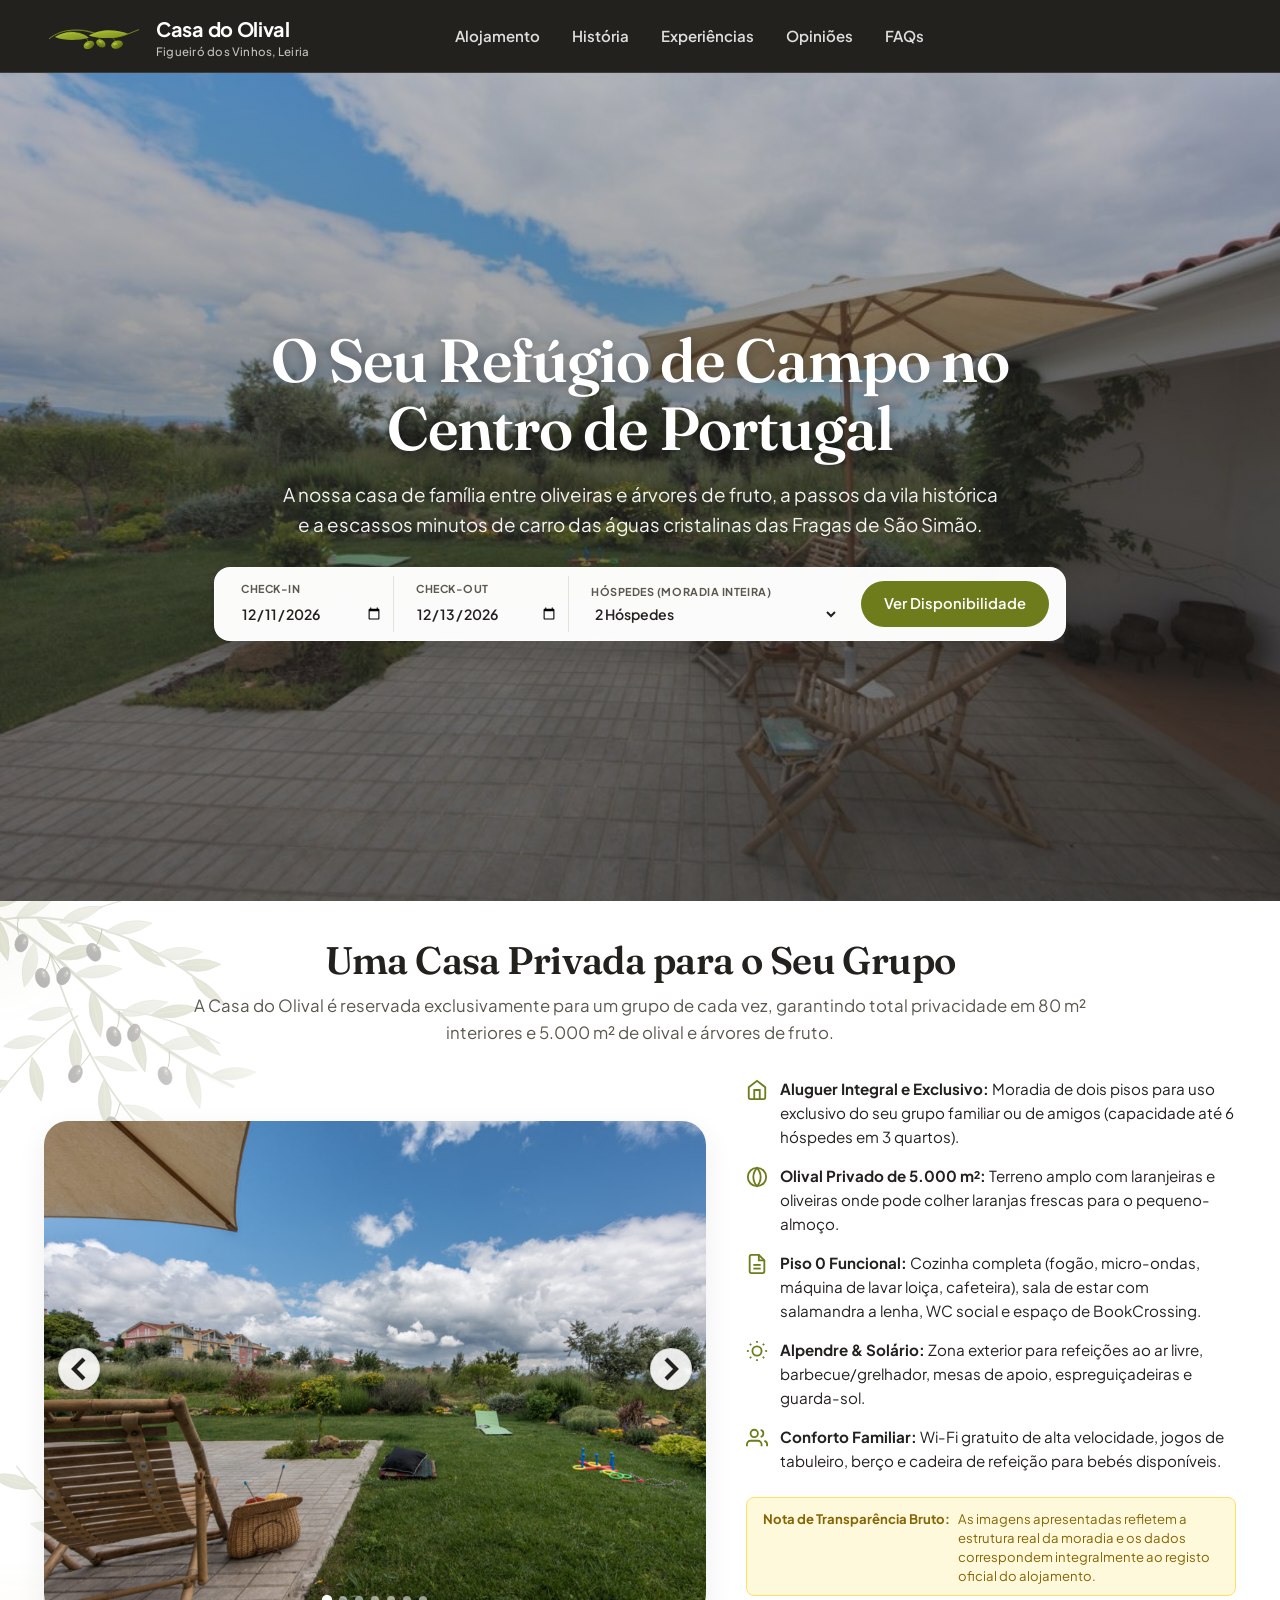
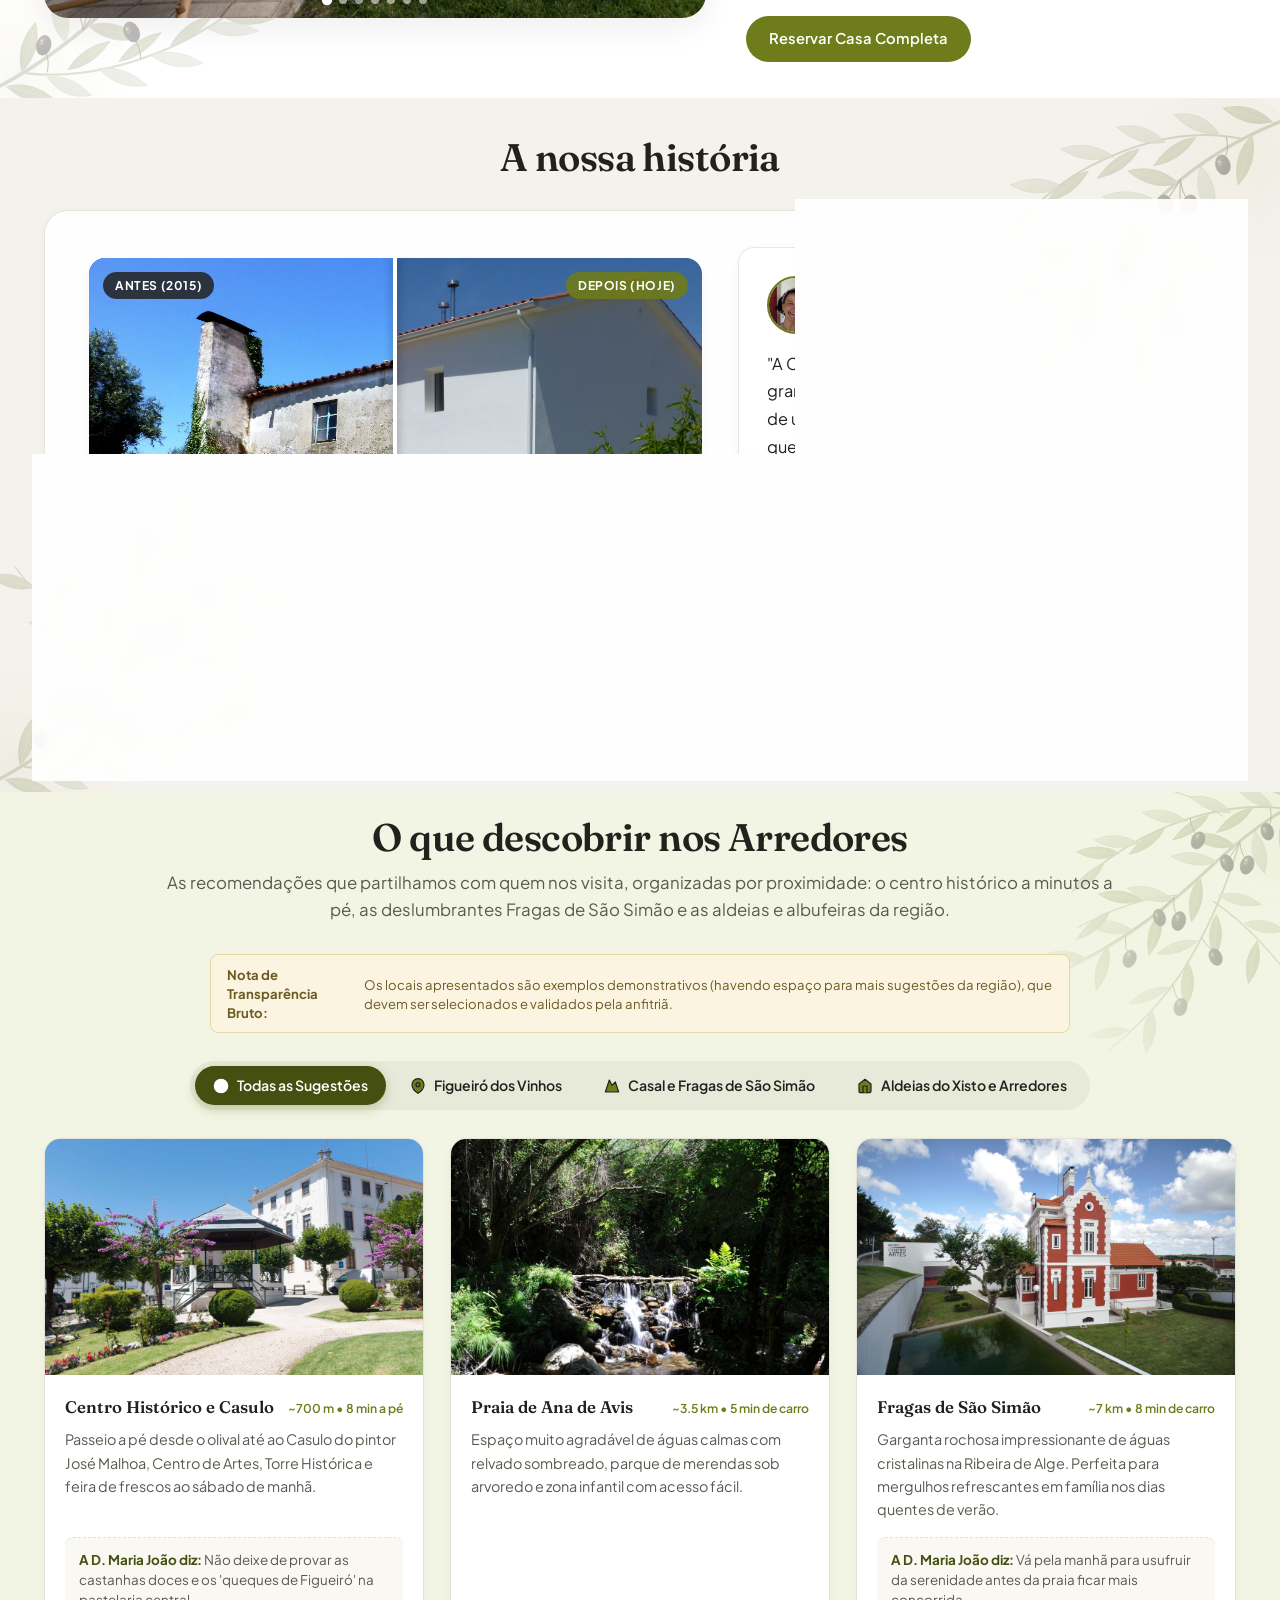
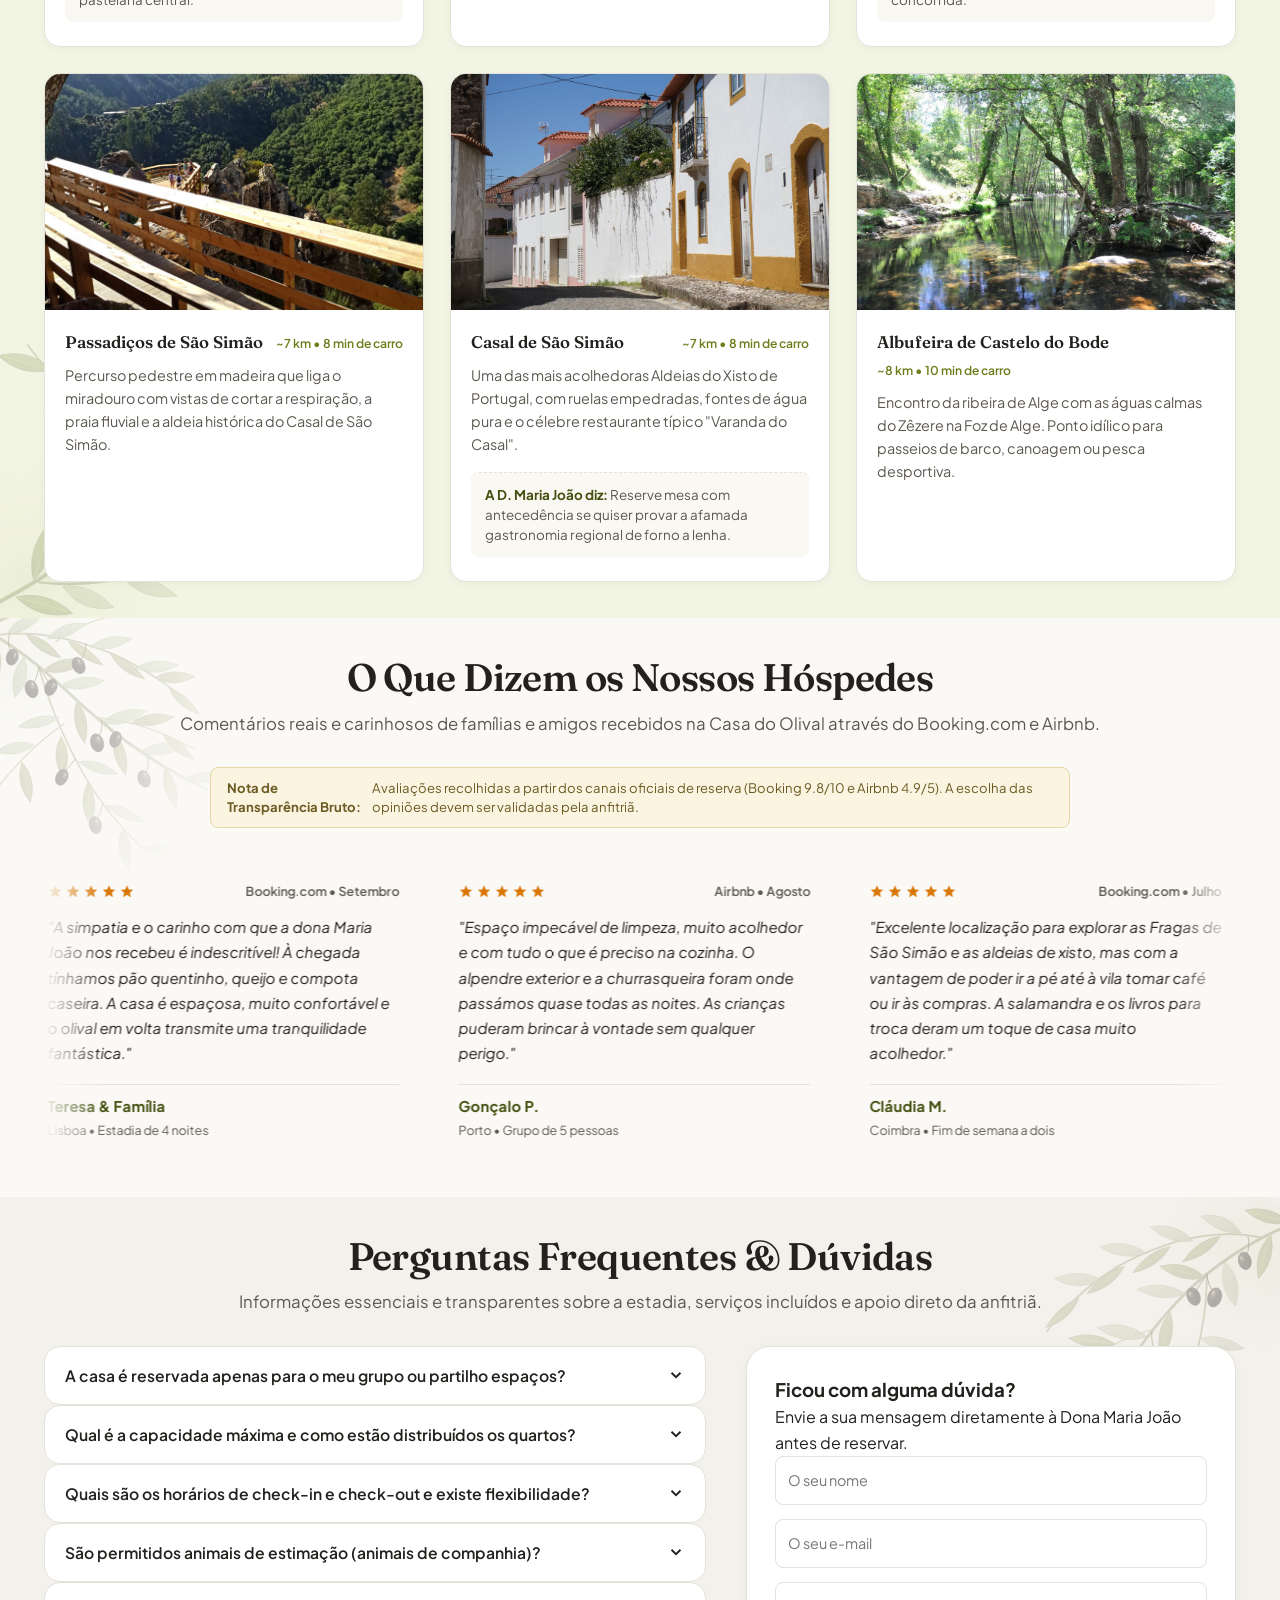
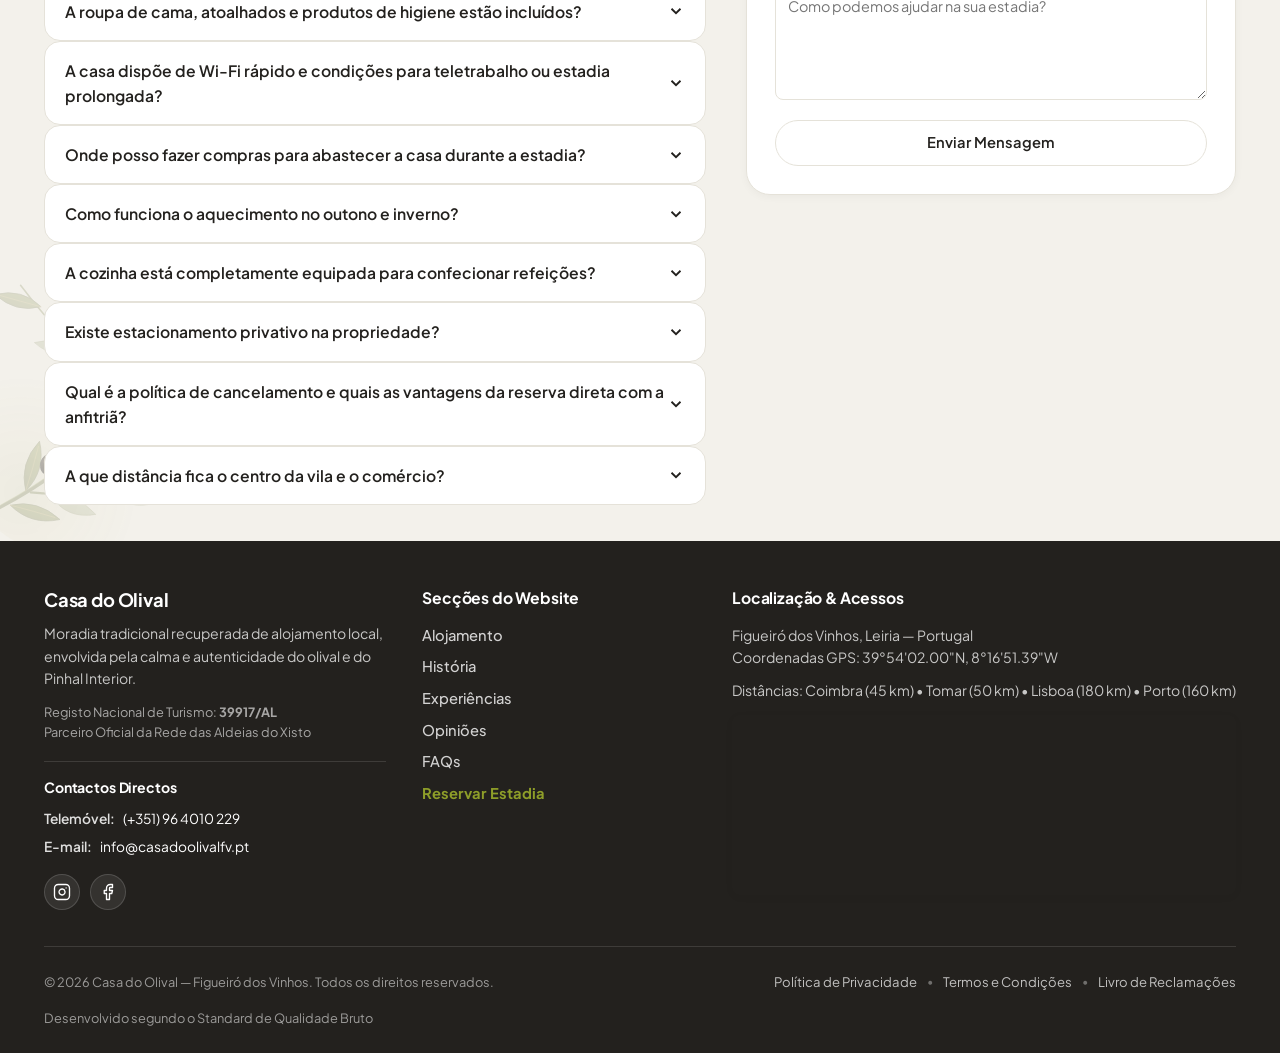
<file: index.html>
<!DOCTYPE html>
<html lang="pt-PT">
<head>
  <meta charset="UTF-8">
  <meta name="viewport" content="width=device-width, initial-scale=1.0">
  <title>Casa do Olival — Alojamento Local em Figueiró dos Vinhos | Site Oficial</title>
  <link rel="preconnect" href="https://fonts.googleapis.com">
  <link rel="preconnect" href="https://fonts.gstatic.com" crossorigin>
  <link href="https://fonts.googleapis.com/css2?family=Fraunces:ital,opsz,wght@0,9..144,500;0,9..144,600;0,9..144,700;1,9..144,400&family=Plus+Jakarta+Sans:wght@400;500;600;700;800&display=swap" rel="stylesheet">
  <link rel="stylesheet" href="css/style.css">
  <link rel="icon" href="assets/logos/logo.svg" type="image/svg+xml">
</head>
<body>

  <!-- Header & Navegação -->
  <header class="site-header">
    <div class="container header-inner">
      <a href="index.html" class="brand-link" aria-label="Casa do Olival — Início">
        <img src="assets/logos/logo.svg" alt="Logótipo Casa do Olival" class="brand-logo-img">
        <div class="brand-text">
          <span class="brand-name">Casa do Olival</span>
          <span class="brand-location">Figueiró dos Vinhos, Leiria</span>
        </div>
      </a>

      <nav class="main-nav" aria-label="Navegação Principal">
        <a href="#alojamento" class="nav-link">Alojamento</a>
        <a href="#historia" class="nav-link">História</a>
        <a href="#experiencias" class="nav-link">Experiências</a>
        <a href="#opinioes" class="nav-link">Opiniões</a>
        <a href="#faqs" class="nav-link">FAQs</a>
      </nav>

      <a href="reservas.html" class="btn btn-primary" id="headerCtaBtn">Reservar Estadia</a>
    </div>
  </header>

  <main>
    <!-- Hero Section -->
    <section class="hero-section" aria-label="Destaque Principal">
      <div class="container hero-content">
        <h1 class="hero-title">O Seu Refúgio de Campo no Centro de Portugal</h1>
        <p class="hero-subtitle">
          A nossa casa de família entre oliveiras e árvores de fruto, a passos da vila histórica e a escassos minutos de carro das águas cristalinas das Fragas de São Simão.
        </p>

        <!-- Barra de Reserva Rápida Compacta -->
        <form class="booking-bar-wrapper" id="quickBookingForm">
          <div class="booking-field">
            <label for="quickCheckin">Check-in</label>
            <input type="date" id="quickCheckin" required>
          </div>
          <div class="booking-field">
            <label for="quickCheckout">Check-out</label>
            <input type="date" id="quickCheckout" required>
          </div>
          <div class="booking-field">
            <label for="quickGuests">Hóspedes (Moradia Inteira)</label>
            <select id="quickGuests">
              <option value="1">1 Hóspede</option>
              <option value="2" selected>2 Hóspedes</option>
              <option value="3">3 Hóspedes</option>
              <option value="4">4 Hóspedes</option>
              <option value="5">5 Hóspedes</option>
              <option value="6">6 Hóspedes (Capacidade Máxima)</option>
            </select>
          </div>
          <button type="submit" class="btn btn-primary">Ver Disponibilidade</button>
        </form>
      </div>
    </section>

    <!-- Secção Alojamento: Moradia & História da Anfitriã Integradas -->
    <section class="section" id="alojamento">
      <div class="container">
        <div class="section-header">
          <h2 class="section-title">Uma Casa Privada para o Seu Grupo</h2>
          <p class="section-desc">
            A Casa do Olival é reservada exclusivamente para um grupo de cada vez, garantindo total privacidade em 80 m² interiores e 5.000 m² de olival e árvores de fruto.
          </p>
        </div>

        <div class="house-grid">
          <!-- Carrossel da Casa com Setas de Navegação -->
          <div class="carousel-container" id="houseCarousel">
            <button type="button" class="carousel-arrow carousel-arrow-prev" id="carouselPrevBtn" aria-label="Imagem anterior">
              <svg viewBox="0 0 24 24" fill="none" stroke="currentColor" stroke-width="2.5"><polyline points="15 18 9 12 15 6"></polyline></svg>
            </button>
            <button type="button" class="carousel-arrow carousel-arrow-next" id="carouselNextBtn" aria-label="Imagem seguinte">
              <svg viewBox="0 0 24 24" fill="none" stroke="currentColor" stroke-width="2.5"><polyline points="9 18 15 12 9 6"></polyline></svg>
            </button>

            <div class="carousel-slide active">
              <img src="assets/images/casa_exterior_olival.jpg" alt="Fachada exterior da Casa do Olival em Figueiró dos Vinhos" loading="lazy">
            </div>
            <div class="carousel-slide">
              <img src="assets/images/patio_solario.jpg" alt="Pátio e solário exterior para descanso" loading="lazy">
            </div>
            <div class="carousel-slide">
              <img src="assets/images/alpendre_refeicoes.jpg" alt="Alpendre com mesa para refeições ao ar livre e churrasqueira" loading="lazy">
            </div>
            <div class="carousel-slide">
              <img src="assets/images/sala_estar_salamandra.jpg" alt="Sala de estar acolhedora com salamandra para aquecimento" loading="lazy">
            </div>
            <div class="carousel-slide">
              <img src="assets/images/sala_jantar_bookcrossing.jpg" alt="Sala de refeições com espaço de BookCrossing para troca de livros" loading="lazy">
            </div>
            <div class="carousel-slide">
              <img src="assets/images/cozinha_equipada.jpg" alt="Cozinha totalmente equipada com eletrodomésticos essenciais" loading="lazy">
            </div>
            <div class="carousel-slide">
              <img src="assets/images/olival_laranjeiras.jpg" alt="Olival e pomar onde os hóspedes podem colher fruta da época" loading="lazy">
            </div>

            <div class="carousel-dots" role="tablist" aria-label="Fotografias da moradia">
              <button type="button" class="carousel-dot active" data-index="0" aria-label="Fotografia 1" role="tab" aria-selected="true"></button>
              <button type="button" class="carousel-dot" data-index="1" aria-label="Fotografia 2" role="tab" aria-selected="false"></button>
              <button type="button" class="carousel-dot" data-index="2" aria-label="Fotografia 3" role="tab" aria-selected="false"></button>
              <button type="button" class="carousel-dot" data-index="3" aria-label="Fotografia 4" role="tab" aria-selected="false"></button>
              <button type="button" class="carousel-dot" data-index="4" aria-label="Fotografia 5" role="tab" aria-selected="false"></button>
              <button type="button" class="carousel-dot" data-index="5" aria-label="Fotografia 6" role="tab" aria-selected="false"></button>
              <button type="button" class="carousel-dot" data-index="6" aria-label="Fotografia 7" role="tab" aria-selected="false"></button>
            </div>
          </div>

          <!-- Informações e Bullet-points -->
          <div class="house-details">
            <div class="feature-list">
              <div class="feature-item">
                <svg class="feature-icon-box" viewBox="0 0 24 24" fill="none" stroke="currentColor" stroke-width="2"><path d="M3 9l9-7 9 7v11a2 2 0 0 1-2 2H5a2 2 0 0 1-2-2z"></path><polyline points="9 22 9 12 15 12 15 22"></polyline></svg>
                <div>
                  <strong>Aluguer Integral e Exclusivo:</strong> Moradia de dois pisos para uso exclusivo do seu grupo familiar ou de amigos (capacidade até 6 hóspedes em 3 quartos).
                </div>
              </div>

              <div class="feature-item">
                <svg class="feature-icon-box" viewBox="0 0 24 24" fill="none" stroke="currentColor" stroke-width="2"><circle cx="12" cy="12" r="10"></circle><path d="M12 2a15.3 15.3 0 0 1 4 10 15.3 15.3 0 0 1-4 10 15.3 15.3 0 0 1-4-10 15.3 15.3 0 0 1 4-10z"></path></svg>
                <div>
                  <strong>Olival Privado de 5.000 m²:</strong> Terreno amplo com laranjeiras e oliveiras onde pode colher laranjas frescas para o pequeno-almoço.
                </div>
              </div>

              <div class="feature-item">
                <svg class="feature-icon-box" viewBox="0 0 24 24" fill="none" stroke="currentColor" stroke-width="2"><path d="M14 2H6a2 2 0 0 0-2 2v16a2 2 0 0 0 2 2h12a2 2 0 0 0 2-2V8z"></path><polyline points="14 2 14 8 20 8"></polyline><line x1="16" y1="13" x2="8" y2="13"></line><line x1="16" y1="17" x2="8" y2="17"></line></svg>
                <div>
                  <strong>Piso 0 Funcional:</strong> Cozinha completa (fogão, micro-ondas, máquina de lavar loiça, cafeteira), sala de estar com salamandra a lenha, WC social e espaço de BookCrossing.
                </div>
              </div>

              <div class="feature-item">
                <svg class="feature-icon-box" viewBox="0 0 24 24" fill="none" stroke="currentColor" stroke-width="2"><circle cx="12" cy="12" r="5"></circle><line x1="12" y1="1" x2="12" y2="3"></line><line x1="12" y1="21" x2="12" y2="23"></line><line x1="4.22" y1="4.22" x2="5.64" y2="5.64"></line><line x1="18.36" y1="18.36" x2="19.78" y2="19.78"></line><line x1="1" y1="12" x2="3" y2="12"></line><line x1="21" y1="12" x2="23" y2="12"></line><line x1="4.22" y1="19.78" x2="5.64" y2="18.36"></line><line x1="18.36" y1="5.64" x2="19.78" y2="4.22"></line></svg>
                <div>
                  <strong>Alpendre &amp; Solário:</strong> Zona exterior para refeições ao ar livre, barbecue/grelhador, mesas de apoio, espreguiçadeiras e guarda-sol.
                </div>
              </div>

              <div class="feature-item">
                <svg class="feature-icon-box" viewBox="0 0 24 24" fill="none" stroke="currentColor" stroke-width="2"><path d="M17 21v-2a4 4 0 0 0-4-4H5a4 4 0 0 0-4 4v2"></path><circle cx="9" cy="7" r="4"></circle><path d="M23 21v-2a4 4 0 0 0-3-3.87"></path><path d="M16 3.13a4 4 0 0 1 0 7.75"></path></svg>
                <div>
                  <strong>Conforto Familiar:</strong> Wi-Fi gratuito de alta velocidade, jogos de tabuleiro, berço e cadeira de refeição para bebés disponíveis.
                </div>
              </div>
            </div>

            <div class="prototype-transparency-note">
              <strong>Nota de Transparência Bruto:</strong>
              <span>As imagens apresentadas refletem a estrutura real da moradia e os dados correspondem integralmente ao registo oficial do alojamento.</span>
            </div>

            <div style="margin-top: 20px;">
              <a href="reservas.html" class="btn btn-primary">Reservar Casa Completa</a>
            </div>
          </div>
          </div>
        </div>
      </div>
    </section>

    <!-- Secção Exclusiva: A nossa história -->
    <section class="section section-story" id="historia">
      <div class="container">
        <div class="section-header">
          <h2 class="section-title">A nossa história</h2>
        </div>

        <div class="story-compare-container">
          <div class="story-compare-body">
            <!-- Widget Interativo de Comparação Antes / Depois -->
            <div class="image-compare-widget" id="compareWidget">
              <img class="compare-image compare-after" src="assets/images/casa_depois_novo.jpg" alt="Casa do Olival recuperada e renovada" loading="lazy">
              <div class="compare-image-wrap" id="compareOverlay">
                <img class="compare-image compare-before" src="assets/images/casa_antes_velho.jpg" alt="Casa antes da recuperação em 2015" loading="lazy">
              </div>
              <div class="compare-handle" id="compareHandle"></div>
              <span class="compare-label compare-label-before">Antes (2015)</span>
              <span class="compare-label compare-label-after">Depois (Hoje)</span>
              <input type="range" min="0" max="100" value="50" class="compare-slider-input" id="compareSlider" aria-label="Deslizar comparação Antes e Depois" aria-valuemin="0" aria-valuemax="100" aria-valuenow="50">
            </div>

            <!-- Depoimento Pessoal da Anfitriã -->
            <div class="story-content-card">
              <div class="story-host-header">
                <img src="assets/images/anfitria_maria_joao.jpg" alt="Maria João, Anfitriã da Casa do Olival" class="story-host-avatar" loading="lazy">
                <div>
                  <h4 style="font-size: 1.15rem; font-weight: 700; color: var(--color-text-main); margin-bottom: 2px;">Maria João</h4>
                  <span style="font-size: 0.85rem; color: var(--color-primary-dark); font-weight: 600;">Proprietária e Anfitriã</span>
                </div>
              </div>

              <blockquote class="story-quote">
                "A Casa do Olival nasceu com muito empenho e um grande carinho por Figueiró dos Vinhos. Trata-se de uma habitação que os meus pais me deixaram e que, em 2015, se encontrava em avançado estado de degradação. A necessidade de recuperação era evidente e deitámos mãos à obra em família!
                <br><br>
                O nosso núcleo familiar encontra-se espalhado por três cantos do mundo e a Casa do Olival é o ninho que construímos para nos aproximar. Espero que sejam muitos a criar memórias tão boas como as que nós temos desta terra."
              </blockquote>
            </div>
          </div>
        </div>
      </div>
    </section>

    <!-- Secção Experiências & Sugestões da Região (Acolhedor, Pessoal e Confortável) -->
    <section class="section section-subtle" id="experiencias">
      <div class="container">
        <div class="section-header">
          <h2 class="section-title">O que descobrir nos Arredores</h2>
          <p class="section-desc">
            As recomendações que partilhamos com quem nos visita, organizadas por proximidade: o centro histórico a minutos a pé, as deslumbrantes Fragas de São Simão e as aldeias e albufeiras da região.
          </p>
        </div>

        <div class="transparency-note-bar">
          <strong>Nota de Transparência Bruto:</strong>
          <span>Os locais apresentados são exemplos demonstrativos (havendo espaço para mais sugestões da região), que devem ser selecionados e validados pela anfitriã.</span>
        </div>

        <!-- Filtros Interativos por Localidade e Proximidade -->
        <div class="activities-tabs-wrapper">
          <div class="activities-tabs-nav" role="tablist" aria-label="Sugestões por localidade">
            <button type="button" class="activity-tab-btn active" id="tab-todos" data-category="todos" role="tab" aria-selected="true" aria-controls="activitiesGrid">
              <svg class="tab-icon-svg" viewBox="0 0 24 24" fill="none" stroke="currentColor" stroke-width="1.8" stroke-linecap="round" stroke-linejoin="round">
                <circle cx="12" cy="12" r="10"></circle>
                <polygon points="16.24 7.76 14.12 14.12 7.76 16.24 9.88 9.88 16.24 7.76"></polygon>
              </svg>
              <span>Todas as Sugestões</span>
            </button>
            <button type="button" class="activity-tab-btn" id="tab-figueiro" data-category="figueiro" role="tab" aria-selected="false" aria-controls="activitiesGrid">
              <svg class="tab-icon-svg" viewBox="0 0 24 24" fill="none" stroke="currentColor" stroke-width="1.8" stroke-linecap="round" stroke-linejoin="round">
                <path d="M21 10c0 7-9 13-9 13s-9-6-9-13a9 9 0 0 1 18 0z"></path>
                <circle cx="12" cy="10" r="3"></circle>
              </svg>
              <span>Figueiró dos Vinhos</span>
            </button>
            <button type="button" class="activity-tab-btn" id="tab-saosimao" data-category="saosimao" role="tab" aria-selected="false" aria-controls="activitiesGrid">
              <svg class="tab-icon-svg" viewBox="0 0 24 24" fill="none" stroke="currentColor" stroke-width="1.8" stroke-linecap="round" stroke-linejoin="round">
                <path d="M8 3l4 8 5-5 5 15H2L8 3z"></path>
              </svg>
              <span>Casal e Fragas de São Simão</span>
            </button>
            <button type="button" class="activity-tab-btn" id="tab-arredores" data-category="arredores" role="tab" aria-selected="false" aria-controls="activitiesGrid">
              <svg class="tab-icon-svg" viewBox="0 0 24 24" fill="none" stroke="currentColor" stroke-width="1.8" stroke-linecap="round" stroke-linejoin="round">
                <path d="M3 9l9-7 9 7v11a2 2 0 0 1-2 2H5a2 2 0 0 1-2-2z"></path>
                <polyline points="9 22 9 12 15 12 15 22"></polyline>
              </svg>
              <span>Aldeias do Xisto e Arredores</span>
            </button>
          </div>
        </div>

        <div class="activities-grid" id="activitiesGrid" role="region" aria-label="Sugestões e atividades na região">
          <!-- Card 1: Figueiró dos Vinhos -->
          <article class="activity-card" data-category="figueiro">
            <div class="activity-card-media">
              <img src="assets/images/figueiro_centro_historico.jpg" alt="Centro Histórico de Figueiró dos Vinhos" loading="lazy">
            </div>
            <div class="activity-card-body">
              <div class="activity-header">
                <h3 class="activity-title">Centro Histórico e Casulo</h3>
                <span class="activity-distance">~700 m • 8 min a pé</span>
              </div>
              <p class="activity-desc">
                Passeio a pé desde o olival até ao Casulo do pintor José Malhoa, Centro de Artes, Torre Histórica e feira de frescos ao sábado de manhã.
              </p>
              <div class="activity-tip">
                <strong>A D. Maria João diz:</strong> Não deixe de provar as castanhas doces e os 'queques de Figueiró' na pastelaria central.
              </div>
            </div>
          </article>

          <!-- Card 2: Figueiró dos Vinhos -->
          <article class="activity-card" data-category="figueiro">
            <div class="activity-card-media">
              <img src="assets/images/praia_fluvial_ana_avis.jpg" alt="Praia Fluvial da Aldeia de Ana de Avis" loading="lazy">
            </div>
            <div class="activity-card-body">
              <div class="activity-header">
                <h3 class="activity-title">Praia de Ana de Avis</h3>
                <span class="activity-distance">~3.5 km • 5 min de carro</span>
              </div>
              <p class="activity-desc">
                Espaço muito agradável de águas calmas com relvado sombreado, parque de merendas sob arvoredo e zona infantil com acesso fácil.
              </p>
            </div>
          </article>

          <!-- Card 3: Casal e Fragas de São Simão -->
          <article class="activity-card" data-category="saosimao">
            <div class="activity-card-media">
              <img src="assets/images/fragas_sao_simao.jpg" alt="Praia Fluvial das Fragas de São Simão" loading="lazy">
            </div>
            <div class="activity-card-body">
              <div class="activity-header">
                <h3 class="activity-title">Fragas de São Simão</h3>
                <span class="activity-distance">~7 km • 8 min de carro</span>
              </div>
              <p class="activity-desc">
                Garganta rochosa impressionante de águas cristalinas na Ribeira de Alge. Perfeita para mergulhos refrescantes em família nos dias quentes de verão.
              </p>
              <div class="activity-tip">
                <strong>A D. Maria João diz:</strong> Vá pela manhã para usufruir da serenidade antes da praia ficar mais concorrida.
              </div>
            </div>
          </article>

          <!-- Card 4: Casal e Fragas de São Simão -->
          <article class="activity-card" data-category="saosimao">
            <div class="activity-card-media">
              <img src="assets/images/passadicos_sao_simao.jpg" alt="Passadiços das Fragas de São Simão" loading="lazy">
            </div>
            <div class="activity-card-body">
              <div class="activity-header">
                <h3 class="activity-title">Passadiços de São Simão</h3>
                <span class="activity-distance">~7 km • 8 min de carro</span>
              </div>
              <p class="activity-desc">
                Percurso pedestre em madeira que liga o miradouro com vistas de cortar a respiração, a praia fluvial e a aldeia histórica do Casal de São Simão.
              </p>
            </div>
          </article>

          <!-- Card 5: Casal e Fragas de São Simão -->
          <article class="activity-card" data-category="saosimao">
            <div class="activity-card-media">
              <img src="assets/images/aldeia_xisto_casal.jpg" alt="Aldeia do Xisto de Casal de São Simão" loading="lazy">
            </div>
            <div class="activity-card-body">
              <div class="activity-header">
                <h3 class="activity-title">Casal de São Simão</h3>
                <span class="activity-distance">~7 km • 8 min de carro</span>
              </div>
              <p class="activity-desc">
                Uma das mais acolhedoras Aldeias do Xisto de Portugal, com ruelas empedradas, fontes de água pura e o célebre restaurante típico "Varanda do Casal".
              </p>
              <div class="activity-tip">
                <strong>A D. Maria João diz:</strong> Reserve mesa com antecedência se quiser provar a afamada gastronomia regional de forno a lenha.
              </div>
            </div>
          </article>

          <!-- Card 6: Aldeias do Xisto e Arredores -->
          <article class="activity-card" data-category="arredores">
            <div class="activity-card-media">
              <img src="assets/images/albufeira_castelo_bode.jpg" alt="Albufeira de Castelo do Bode e Foz de Alge" loading="lazy">
            </div>
            <div class="activity-card-body">
              <div class="activity-header">
                <h3 class="activity-title">Albufeira de Castelo do Bode</h3>
                <span class="activity-distance">~8 km • 10 min de carro</span>
              </div>
              <p class="activity-desc">
                Encontro da ribeira de Alge com as águas calmas do Zêzere na Foz de Alge. Ponto idílico para passeios de barco, canoagem ou pesca desportiva.
              </p>
            </div>
          </article>
        </div>
      </div>
    </section>

    <!-- =======================================================================
         NOVA SECÇÃO: OPINIÕES DOS HÓSPEDES (Idêntica ao projeto anterior com cores da Casa do Olival)
         ======================================================================= -->
    <section id="opinioes" class="section section-opinioes">
      <div class="container">
        <div class="section-header">
          <h2 class="section-title">O Que Dizem os Nossos Hóspedes</h2>
          <p class="section-desc">
            Comentários reais e carinhosos de famílias e amigos recebidos na Casa do Olival através do Booking.com e Airbnb.
          </p>
        </div>

        <div class="transparency-note-bar">
          <strong>Nota de Transparência Bruto:</strong>
          <span>Avaliações recolhidas a partir dos canais oficiais de reserva (Booking 9.8/10 e Airbnb 4.9/5). A escolha das opiniões devem ser validadas pela anfitriã.</span>
        </div>

        <!-- Ticker de Avaliações em Loop Contínuo com Suporte de Arrastar e Navegação por Teclado -->
        <div class="reviews-ticker-wrapper" id="reviewsTickerWrapper" role="region" aria-label="Avaliações dos hóspedes em rotação contínua" tabindex="0">
          <div class="reviews-ticker-track" id="reviewsTickerTrack">
            <!-- Review 1 -->
            <article class="review-card">
              <div class="review-header">
                <div class="review-stars" aria-label="5 estrelas">
                  <svg class="star-icon" viewBox="0 0 24 24"><path d="M12 17.27L18.18 21l-1.64-7.03L22 9.24l-7.19-.61L12 2 9.19 8.63 2 9.24l5.46 4.73L5.82 21z"/></svg>
                  <svg class="star-icon" viewBox="0 0 24 24"><path d="M12 17.27L18.18 21l-1.64-7.03L22 9.24l-7.19-.61L12 2 9.19 8.63 2 9.24l5.46 4.73L5.82 21z"/></svg>
                  <svg class="star-icon" viewBox="0 0 24 24"><path d="M12 17.27L18.18 21l-1.64-7.03L22 9.24l-7.19-.61L12 2 9.19 8.63 2 9.24l5.46 4.73L5.82 21z"/></svg>
                  <svg class="star-icon" viewBox="0 0 24 24"><path d="M12 17.27L18.18 21l-1.64-7.03L22 9.24l-7.19-.61L12 2 9.19 8.63 2 9.24l5.46 4.73L5.82 21z"/></svg>
                  <svg class="star-icon" viewBox="0 0 24 24"><path d="M12 17.27L18.18 21l-1.64-7.03L22 9.24l-7.19-.61L12 2 9.19 8.63 2 9.24l5.46 4.73L5.82 21z"/></svg>
                </div>
                <span class="review-date">Booking.com • Setembro</span>
              </div>
              <p class="review-text">
                "A simpatia e o carinho com que a dona Maria João nos recebeu é indescritível! À chegada tínhamos pão quentinho, queijo e compota caseira. A casa é espaçosa, muito confortável e o olival em volta transmite uma tranquilidade fantástica."
              </p>
              <div class="review-author">
                <span class="review-name">Teresa &amp; Família</span>
                <span class="review-origin">Lisboa • Estadia de 4 noites</span>
              </div>
            </article>

            <!-- Review 2 -->
            <article class="review-card">
              <div class="review-header">
                <div class="review-stars" aria-label="5 estrelas">
                  <svg class="star-icon" viewBox="0 0 24 24"><path d="M12 17.27L18.18 21l-1.64-7.03L22 9.24l-7.19-.61L12 2 9.19 8.63 2 9.24l5.46 4.73L5.82 21z"/></svg>
                  <svg class="star-icon" viewBox="0 0 24 24"><path d="M12 17.27L18.18 21l-1.64-7.03L22 9.24l-7.19-.61L12 2 9.19 8.63 2 9.24l5.46 4.73L5.82 21z"/></svg>
                  <svg class="star-icon" viewBox="0 0 24 24"><path d="M12 17.27L18.18 21l-1.64-7.03L22 9.24l-7.19-.61L12 2 9.19 8.63 2 9.24l5.46 4.73L5.82 21z"/></svg>
                  <svg class="star-icon" viewBox="0 0 24 24"><path d="M12 17.27L18.18 21l-1.64-7.03L22 9.24l-7.19-.61L12 2 9.19 8.63 2 9.24l5.46 4.73L5.82 21z"/></svg>
                  <svg class="star-icon" viewBox="0 0 24 24"><path d="M12 17.27L18.18 21l-1.64-7.03L22 9.24l-7.19-.61L12 2 9.19 8.63 2 9.24l5.46 4.73L5.82 21z"/></svg>
                </div>
                <span class="review-date">Airbnb • Agosto</span>
              </div>
              <p class="review-text">
                "Espaço impecável de limpeza, muito acolhedor e com tudo o que é preciso na cozinha. O alpendre exterior e a churrasqueira foram onde passámos quase todas as noites. As crianças puderam brincar à vontade sem qualquer perigo."
              </p>
              <div class="review-author">
                <span class="review-name">Gonçalo P.</span>
                <span class="review-origin">Porto • Grupo de 5 pessoas</span>
              </div>
            </article>

            <!-- Review 3 -->
            <article class="review-card">
              <div class="review-header">
                <div class="review-stars" aria-label="5 estrelas">
                  <svg class="star-icon" viewBox="0 0 24 24"><path d="M12 17.27L18.18 21l-1.64-7.03L22 9.24l-7.19-.61L12 2 9.19 8.63 2 9.24l5.46 4.73L5.82 21z"/></svg>
                  <svg class="star-icon" viewBox="0 0 24 24"><path d="M12 17.27L18.18 21l-1.64-7.03L22 9.24l-7.19-.61L12 2 9.19 8.63 2 9.24l5.46 4.73L5.82 21z"/></svg>
                  <svg class="star-icon" viewBox="0 0 24 24"><path d="M12 17.27L18.18 21l-1.64-7.03L22 9.24l-7.19-.61L12 2 9.19 8.63 2 9.24l5.46 4.73L5.82 21z"/></svg>
                  <svg class="star-icon" viewBox="0 0 24 24"><path d="M12 17.27L18.18 21l-1.64-7.03L22 9.24l-7.19-.61L12 2 9.19 8.63 2 9.24l5.46 4.73L5.82 21z"/></svg>
                  <svg class="star-icon" viewBox="0 0 24 24"><path d="M12 17.27L18.18 21l-1.64-7.03L22 9.24l-7.19-.61L12 2 9.19 8.63 2 9.24l5.46 4.73L5.82 21z"/></svg>
                </div>
                <span class="review-date">Booking.com • Julho</span>
              </div>
              <p class="review-text">
                "Excelente localização para explorar as Fragas de São Simão e as aldeias de xisto, mas com a vantagem de poder ir a pé até à vila tomar café ou ir às compras. A salamandra e os livros para troca deram um toque de casa muito acolhedor."
              </p>
              <div class="review-author">
                <span class="review-name">Cláudia M.</span>
                <span class="review-origin">Coimbra • Fim de semana a dois</span>
              </div>
            </article>

            <!-- Review 4 -->
            <article class="review-card">
              <div class="review-header">
                <div class="review-stars" aria-label="5 estrelas">
                  <svg class="star-icon" viewBox="0 0 24 24"><path d="M12 17.27L18.18 21l-1.64-7.03L22 9.24l-7.19-.61L12 2 9.19 8.63 2 9.24l5.46 4.73L5.82 21z"/></svg>
                  <svg class="star-icon" viewBox="0 0 24 24"><path d="M12 17.27L18.18 21l-1.64-7.03L22 9.24l-7.19-.61L12 2 9.19 8.63 2 9.24l5.46 4.73L5.82 21z"/></svg>
                  <svg class="star-icon" viewBox="0 0 24 24"><path d="M12 17.27L18.18 21l-1.64-7.03L22 9.24l-7.19-.61L12 2 9.19 8.63 2 9.24l5.46 4.73L5.82 21z"/></svg>
                  <svg class="star-icon" viewBox="0 0 24 24"><path d="M12 17.27L18.18 21l-1.64-7.03L22 9.24l-7.19-.61L12 2 9.19 8.63 2 9.24l5.46 4.73L5.82 21z"/></svg>
                  <svg class="star-icon" viewBox="0 0 24 24"><path d="M12 17.27L18.18 21l-1.64-7.03L22 9.24l-7.19-.61L12 2 9.19 8.63 2 9.24l5.46 4.73L5.82 21z"/></svg>
                </div>
                <span class="review-date">Airbnb • Junho</span>
              </div>
              <p class="review-text">
                "A recuperação da casa está cheia de bom gosto e detalhes da história da família. É mesmo uma casa vivida e cuidada com carinho. Sentimo-nos em casa logo nos primeiros cinco minutos. Vamos voltar no outono com certeza!"
              </p>
              <div class="review-author">
                <span class="review-name">Manuel &amp; Rita</span>
                <span class="review-origin">Sintra • Estadia de 3 noites</span>
              </div>
            </article>

            <!-- Review 5 -->
            <article class="review-card">
              <div class="review-header">
                <div class="review-stars" aria-label="5 estrelas">
                  <svg class="star-icon" viewBox="0 0 24 24"><path d="M12 17.27L18.18 21l-1.64-7.03L22 9.24l-7.19-.61L12 2 9.19 8.63 2 9.24l5.46 4.73L5.82 21z"/></svg>
                  <svg class="star-icon" viewBox="0 0 24 24"><path d="M12 17.27L18.18 21l-1.64-7.03L22 9.24l-7.19-.61L12 2 9.19 8.63 2 9.24l5.46 4.73L5.82 21z"/></svg>
                  <svg class="star-icon" viewBox="0 0 24 24"><path d="M12 17.27L18.18 21l-1.64-7.03L22 9.24l-7.19-.61L12 2 9.19 8.63 2 9.24l5.46 4.73L5.82 21z"/></svg>
                  <svg class="star-icon" viewBox="0 0 24 24"><path d="M12 17.27L18.18 21l-1.64-7.03L22 9.24l-7.19-.61L12 2 9.19 8.63 2 9.24l5.46 4.73L5.82 21z"/></svg>
                  <svg class="star-icon" viewBox="0 0 24 24"><path d="M12 17.27L18.18 21l-1.64-7.03L22 9.24l-7.19-.61L12 2 9.19 8.63 2 9.24l5.46 4.73L5.82 21z"/></svg>
                </div>
                <span class="review-date">Booking.com • Maio</span>
              </div>
              <p class="review-text">
                "Uma paz impagável. Pudemos apanhar laranjas doces diretamente das árvores e saborear o azeite da quinta que a Maria João nos ofereceu. Conforto térmico excelente e anfitriã super disponível e atenciosa."
              </p>
              <div class="review-author">
                <span class="review-name">Joana &amp; Pedro</span>
                <span class="review-origin">Aveiro • Moradia exclusiva</span>
              </div>
            </article>
          </div>
        </div>
      </div>
    </section>

    <!-- Secção FAQs e Contacto Lado a Lado -->
    <section class="section section-faqs" id="faqs">
      <span id="faq" aria-hidden="true" style="position: absolute; top: -80px;"></span>
      <div class="container">
        <div class="section-header">
          <h2 class="section-title">Perguntas Frequentes &amp; Dúvidas</h2>
          <p class="section-desc">
            Informações essenciais e transparentes sobre a estadia, serviços incluídos e apoio direto da anfitriã.
          </p>
        </div>

        <div class="faq-two-cols">
          <!-- Coluna Esquerda: Acordeão de Questões -->
          <div class="faq-accordion-col">
            <!-- FAQ 1 -->
            <div class="faq-item">
              <button class="faq-button" id="faq-btn-1" type="button" aria-expanded="false" aria-controls="faq-ans-1">
                <span>A casa é reservada apenas para o meu grupo ou partilho espaços?</span>
                <svg class="faq-icon" viewBox="0 0 24 24" fill="none" stroke="currentColor" stroke-width="2.5"><polyline points="6 9 12 15 18 9"></polyline></svg>
              </button>
              <div class="faq-content" id="faq-ans-1" role="region" aria-labelledby="faq-btn-1">
                A moradia é de aluguer integral e exclusivo para um único grupo de cada vez. Não é possível reservar quartos isolados, garantindo que toda a casa (80 m²), o alpendre, o barbecue e os 5.000 m² de olival são apenas para si e para os seus acompanhantes com total privacidade.
              </div>
            </div>

            <!-- FAQ 2 -->
            <div class="faq-item">
              <button class="faq-button" id="faq-btn-2" type="button" aria-expanded="false" aria-controls="faq-ans-2">
                <span>Qual é a capacidade máxima e como estão distribuídos os quartos?</span>
                <svg class="faq-icon" viewBox="0 0 24 24" fill="none" stroke="currentColor" stroke-width="2.5"><polyline points="6 9 12 15 18 9"></polyline></svg>
              </button>
              <div class="faq-content" id="faq-ans-2" role="region" aria-labelledby="faq-btn-2">
                A capacidade máxima é de 6 pessoas adultas, distribuídas por 3 quartos no piso superior: dois quartos com cama de casal (Quarto Moçambique e Quarto Suécia) e um quarto com duas camas individuais (Quarto Portugal). Adicionalmente, disponibilizamos um berço de viagem e cadeira de refeição para crianças até 3 anos sem custos adicionais.
              </div>
            </div>

            <!-- FAQ 3 -->
            <div class="faq-item">
              <button class="faq-button" id="faq-btn-3" type="button" aria-expanded="false" aria-controls="faq-ans-3">
                <span>Quais são os horários de check-in e check-out e existe flexibilidade?</span>
                <svg class="faq-icon" viewBox="0 0 24 24" fill="none" stroke="currentColor" stroke-width="2.5"><polyline points="6 9 12 15 18 9"></polyline></svg>
              </button>
              <div class="faq-content" id="faq-ans-3" role="region" aria-labelledby="faq-btn-3">
                O check-in realiza-se habitualmente a partir das 16:00 e o check-out até às 11:00. Sempre que a ocupação do calendário o permitir, a anfitriã Maria João tem todo o gosto em acolher pedidos de horário flexível. O acolhimento é feito pessoalmente pela anfitriã, com apresentação dos detalhes da casa e mimos regionais de boas-vindas.
              </div>
            </div>

            <!-- FAQ 4 -->
            <div class="faq-item">
              <button class="faq-button" id="faq-btn-4" type="button" aria-expanded="false" aria-controls="faq-ans-4">
                <span>São permitidos animais de estimação (animais de companhia)?</span>
                <svg class="faq-icon" viewBox="0 0 24 24" fill="none" stroke="currentColor" stroke-width="2.5"><polyline points="6 9 12 15 18 9"></polyline></svg>
              </button>
              <div class="faq-content" id="faq-ans-4" role="region" aria-labelledby="faq-btn-4">
                Sim, são bem-vindos animais de estimação de pequeno e médio porte, mediante aviso prévio aquando da reserva. O olival vedado de 5.000 m² proporciona um espaço amplo e seguro para momentos ao ar livre, solicitando-se apenas os cuidados habituais com o mobiliário interior e a tranquilidade da propriedade.
              </div>
            </div>

            <!-- FAQ 5 -->
            <div class="faq-item">
              <button class="faq-button" id="faq-btn-5" type="button" aria-expanded="false" aria-controls="faq-ans-5">
                <span>A roupa de cama, atoalhados e produtos de higiene estão incluídos?</span>
                <svg class="faq-icon" viewBox="0 0 24 24" fill="none" stroke="currentColor" stroke-width="2.5"><polyline points="6 9 12 15 18 9"></polyline></svg>
              </button>
              <div class="faq-content" id="faq-ans-5" role="region" aria-labelledby="faq-btn-5">
                Sim, todas as roupas de cama em algodão de qualidade, edredões confortáveis, toalhas de banho e de rosto para todos os hóspedes estão incluídas. A casa dispõe igualmente de secador de cabelo, sabonete artesanal e papel higiénico à chegada.
              </div>
            </div>

            <!-- FAQ 6 -->
            <div class="faq-item">
              <button class="faq-button" id="faq-btn-6" type="button" aria-expanded="false" aria-controls="faq-ans-6">
                <span>A casa dispõe de Wi-Fi rápido e condições para teletrabalho ou estadia prolongada?</span>
                <svg class="faq-icon" viewBox="0 0 24 24" fill="none" stroke="currentColor" stroke-width="2.5"><polyline points="6 9 12 15 18 9"></polyline></svg>
              </button>
              <div class="faq-content" id="faq-ans-6" role="region" aria-labelledby="faq-btn-6">
                Sim, dispomos de ligação Wi-Fi estável e de alta velocidade por fibra ótica em toda a habitação. O silêncio do olival, a iluminação natural e as mesas de trabalho proporcionam um ambiente sereno e muito produtivo para quem necessita de combinar descanso com trabalho remoto.
              </div>
            </div>

            <!-- FAQ 7 -->
            <div class="faq-item">
              <button class="faq-button" id="faq-btn-7" type="button" aria-expanded="false" aria-controls="faq-ans-7">
                <span>Onde posso fazer compras para abastecer a casa durante a estadia?</span>
                <svg class="faq-icon" viewBox="0 0 24 24" fill="none" stroke="currentColor" stroke-width="2.5"><polyline points="6 9 12 15 18 9"></polyline></svg>
              </button>
              <div class="faq-content" id="faq-ans-7" role="region" aria-labelledby="faq-btn-7">
                A apenas 2 a 3 minutos de carro (ou cerca de 8 a 10 minutos a pé), encontra no centro de Figueiró dos Vinhos os supermercados Intermarché e Meu Super, padarias com pão quente diário, talhos e farmácia. Aos sábados de manhã realiza-se a feira municipal tradicional com produtores locais de fruta, legumes, mel e queijo da região.
              </div>
            </div>

            <!-- FAQ 8 -->
            <div class="faq-item">
              <button class="faq-button" id="faq-btn-8" type="button" aria-expanded="false" aria-controls="faq-ans-8">
                <span>Como funciona o aquecimento no outono e inverno?</span>
                <svg class="faq-icon" viewBox="0 0 24 24" fill="none" stroke="currentColor" stroke-width="2.5"><polyline points="6 9 12 15 18 9"></polyline></svg>
              </button>
              <div class="faq-content" id="faq-ans-8" role="region" aria-labelledby="faq-btn-8">
                A sala de estar conta com uma salamandra a lenha tradicional de alto rendimento, que aquece confortavelmente as zonas sociais e o piso superior. Disponibilizamos lenha e instruções de utilização aos hóspedes para noites acolhedoras junto à lareira.
              </div>
            </div>

            <!-- FAQ 9 -->
            <div class="faq-item">
              <button class="faq-button" id="faq-btn-9" type="button" aria-expanded="false" aria-controls="faq-ans-9">
                <span>A cozinha está completamente equipada para confecionar refeições?</span>
                <svg class="faq-icon" viewBox="0 0 24 24" fill="none" stroke="currentColor" stroke-width="2.5"><polyline points="6 9 12 15 18 9"></polyline></svg>
              </button>
              <div class="faq-content" id="faq-ans-9" role="region" aria-labelledby="faq-btn-9">
                Sim. A cozinha dispõe de fogão, forno, micro-ondas, frigorífico, máquina de lavar loiça, máquina de café, cafeteira, torradeira, chaleira elétrica, trem de cozinha completo, louças e talheres para 6 pessoas, além de ferro e tábua de engomar.
              </div>
            </div>

            <!-- FAQ 10 -->
            <div class="faq-item">
              <button class="faq-button" id="faq-btn-10" type="button" aria-expanded="false" aria-controls="faq-ans-10">
                <span>Existe estacionamento privativo na propriedade?</span>
                <svg class="faq-icon" viewBox="0 0 24 24" fill="none" stroke="currentColor" stroke-width="2.5"><polyline points="6 9 12 15 18 9"></polyline></svg>
              </button>
              <div class="faq-content" id="faq-ans-10" role="region" aria-labelledby="faq-btn-10">
                Sim, a propriedade dispõe de estacionamento privativo e gratuito no interior da herdade com portão, oferecendo espaço amplo e seguro para mais do que uma viatura.
              </div>
            </div>

            <!-- FAQ 11 -->
            <div class="faq-item">
              <button class="faq-button" id="faq-btn-11" type="button" aria-expanded="false" aria-controls="faq-ans-11">
                <span>Qual é a política de cancelamento e quais as vantagens da reserva direta com a anfitriã?</span>
                <svg class="faq-icon" viewBox="0 0 24 24" fill="none" stroke="currentColor" stroke-width="2.5"><polyline points="6 9 12 15 18 9"></polyline></svg>
              </button>
              <div class="faq-content" id="faq-ans-11" role="region" aria-labelledby="faq-btn-11">
                Ao reservar diretamente connosco, beneficia da melhor tarifa disponível (sem as comissões de serviço cobradas por plataformas terceiras), atendimento direto com a dona Maria João e cancelamento flexível com reembolso integral até 7 dias antes da data de chegada.
              </div>
            </div>

            <!-- FAQ 12 -->
            <div class="faq-item">
              <button class="faq-button" id="faq-btn-12" type="button" aria-expanded="false" aria-controls="faq-ans-12">
                <span>A que distância fica o centro da vila e o comércio?</span>
                <svg class="faq-icon" viewBox="0 0 24 24" fill="none" stroke="currentColor" stroke-width="2.5"><polyline points="6 9 12 15 18 9"></polyline></svg>
              </button>
              <div class="faq-content" id="faq-ans-12" role="region" aria-labelledby="faq-btn-12">
                A Casa do Olival dista apenas 7 a 8 minutos a pé (menos de 800 metros) do centro histórico de Figueiró dos Vinhos, onde encontra pastelarias tradicionais com o célebre pão-de-ló, restaurantes regionais, farmácia, bancos e o mercado municipal aos sábados.
              </div>
            </div>
          </div>

          <!-- Coluna Direita: Formulário de Dúvidas ao lado das questões -->
          <div class="contact-side-card">
            <h3>Ficou com alguma dúvida?</h3>
            <p>
              Envie a sua mensagem diretamente à Dona Maria João antes de reservar.
            </p>

            <form id="contactForm" style="display: flex; flex-direction: column; gap: 14px;">
              <div>
                <input type="text" placeholder="O seu nome" required style="width: 100%; padding: 12px; border: 1px solid var(--color-border); border-radius: var(--radius-sm); font-size: 0.9rem;">
              </div>
              <div>
                <input type="email" placeholder="O seu e-mail" required style="width: 100%; padding: 12px; border: 1px solid var(--color-border); border-radius: var(--radius-sm); font-size: 0.9rem;">
              </div>
              <div>
                <textarea placeholder="Como podemos ajudar na sua estadia?" rows="4" required style="width: 100%; padding: 12px; border: 1px solid var(--color-border); border-radius: var(--radius-sm); font-size: 0.9rem; resize: vertical;"></textarea>
              </div>
              <button type="submit" class="btn btn-secondary" style="width: 100%;">Enviar Mensagem</button>
              <div id="contactFeedback" style="display: none; text-align: center; color: var(--color-primary-dark); font-size: 0.88rem; font-weight: 600; margin-top: 6px;">
                Mensagem enviada com sucesso! A anfitriã responderá em 24h.
              </div>
            </form>
          </div>
        </div>
      </div>
    </section>
  </main>

  <!-- Footer com Contactos & Mapa Embutido na Coluna de Localização -->
  <footer class="site-footer" id="contactos">
    <div class="container">
      <div class="footer-grid">
        <!-- Coluna 1: Alojamento & Contactos Oficiais por baixo com Logos das Redes Sociais -->
        <div class="footer-col">
          <h4 style="color: #FFFFFF; font-size: 1.15rem; margin-bottom: 8px;">Casa do Olival</h4>
          <p style="margin-bottom: 12px; font-size: 0.88rem; color: rgba(255, 255, 255, 0.75);">
            Moradia tradicional recuperada de alojamento local, envolvida pela calma e autenticidade do olival e do Pinhal Interior.
          </p>
          <p style="font-size: 0.8rem; color: rgba(255, 255, 255, 0.6); margin-bottom: 18px;">
            Registo Nacional de Turismo: <strong>39917/AL</strong><br>
            Parceiro Oficial da Rede das Aldeias do Xisto
          </p>

          <!-- Contactos Directos por baixo da secção esquerda -->
          <div class="footer-contacts-block">
            <h5 class="footer-contacts-title">Contactos Directos</h5>
            <div class="footer-contact-item">
              <span class="footer-contact-label">Telemóvel:</span>
              <a href="tel:+351964010229" class="footer-contact-val">(+351) 96 4010 229</a>
            </div>
            <div class="footer-contact-item">
              <span class="footer-contact-label">E-mail:</span>
              <a href="mailto:info@casadoolivalfv.pt" class="footer-contact-val">info@casadoolivalfv.pt</a>
            </div>

            <!-- Redes Sociais apenas com Logos SVG discretos -->
            <div class="footer-social-icons" aria-label="Redes Sociais Oficiais">
              <a href="https://instagram.com/casa_do_olival_fv" target="_blank" rel="noopener noreferrer" class="social-icon-btn" aria-label="Instagram da Casa do Olival" title="Instagram @casa_do_olival_fv">
                <svg viewBox="0 0 24 24" width="18" height="18" fill="none" stroke="currentColor" stroke-width="1.8" stroke-linecap="round" stroke-linejoin="round">
                  <rect x="2" y="2" width="20" height="20" rx="5" ry="5"></rect>
                  <path d="M16 11.37A4 4 0 1 1 12.63 8 4 4 0 0 1 16 11.37z"></path>
                  <line x1="17.5" y1="6.5" x2="17.51" y2="6.5"></line>
                </svg>
              </a>
              <a href="https://facebook.com/casadoolivalfigueirodosvinhos" target="_blank" rel="noopener noreferrer" class="social-icon-btn" aria-label="Facebook da Casa do Olival" title="Facebook /casadoolivalfigueirodosvinhos">
                <svg viewBox="0 0 24 24" width="18" height="18" fill="none" stroke="currentColor" stroke-width="1.8" stroke-linecap="round" stroke-linejoin="round">
                  <path d="M18 2h-3a5 5 0 0 0-5 5v3H7v4h3v8h4v-8h3l1-4h-4V7a1 1 0 0 1 1-1h3z"></path>
                </svg>
              </a>
            </div>
          </div>
        </div>

        <!-- Coluna 2: As Secções tal e qual do Website na Vertical -->
        <div class="footer-col">
          <h4>Secções do Website</h4>
          <ul class="footer-vertical-nav">
            <li><a href="#alojamento" class="footer-nav-link">Alojamento</a></li>
            <li><a href="#historia" class="footer-nav-link">História</a></li>
            <li><a href="#experiencias" class="footer-nav-link">Experiências</a></li>
            <li><a href="#opinioes" class="footer-nav-link">Opiniões</a></li>
            <li><a href="#faqs" class="footer-nav-link">FAQs</a></li>
            <li><a href="reservas.html" class="footer-nav-link footer-nav-highlight">Reservar Estadia</a></li>
          </ul>
        </div>

        <!-- Coluna 3: Localização com Mapa Abaixo -->
        <div class="footer-col">
          <h4>Localização &amp; Acessos</h4>
          <p style="margin-bottom: 10px;">
            Figueiró dos Vinhos, Leiria — Portugal<br>
            Coordenadas GPS: 39°54'02.00"N, 8°16'51.39"W
          </p>
          <p class="footer-distances-line">
            Distâncias: Coimbra (45 km) • Tomar (50 km) • Lisboa (180 km) • Porto (160 km)
          </p>

          <!-- Mapa Oficial Embed por baixo da secção de Localização e Acessos -->
          <div class="footer-map-under">
            <iframe
              title="Localização da Casa do Olival em Figueiró dos Vinhos"
              width="100%"
              height="100%"
              style="border:0;"
              loading="lazy"
              allowfullscreen
              referrerpolicy="no-referrer-when-downgrade"
              src="https://maps.google.com/maps?q=39.900556,-8.280942+(Casa%20do%20Olival)&t=&z=16&ie=UTF8&iwloc=&output=embed">
            </iframe>
          </div>
        </div>
      </div>

      <div class="footer-bottom">
        <div>
          &copy; 2026 Casa do Olival — Figueiró dos Vinhos. Todos os direitos reservados.
        </div>
        <div class="footer-legal-links">
          <a href="#privacidade" class="legal-modal-trigger" data-legal="privacy">Política de Privacidade</a>
          <span class="sep" aria-hidden="true">•</span>
          <a href="#termos" class="legal-modal-trigger" data-legal="terms">Termos e Condições</a>
          <span class="sep" aria-hidden="true">•</span>
          <a href="https://www.livroreclamacoes.pt" target="_blank" rel="noopener noreferrer">Livro de Reclamações</a>
        </div>
        <div>
          Desenvolvido segundo o Standard de Qualidade Bruto
        </div>
      </div>
    </div>
  </footer>

  <script src="js/main.js"></script>
</body>
</html>
</file>
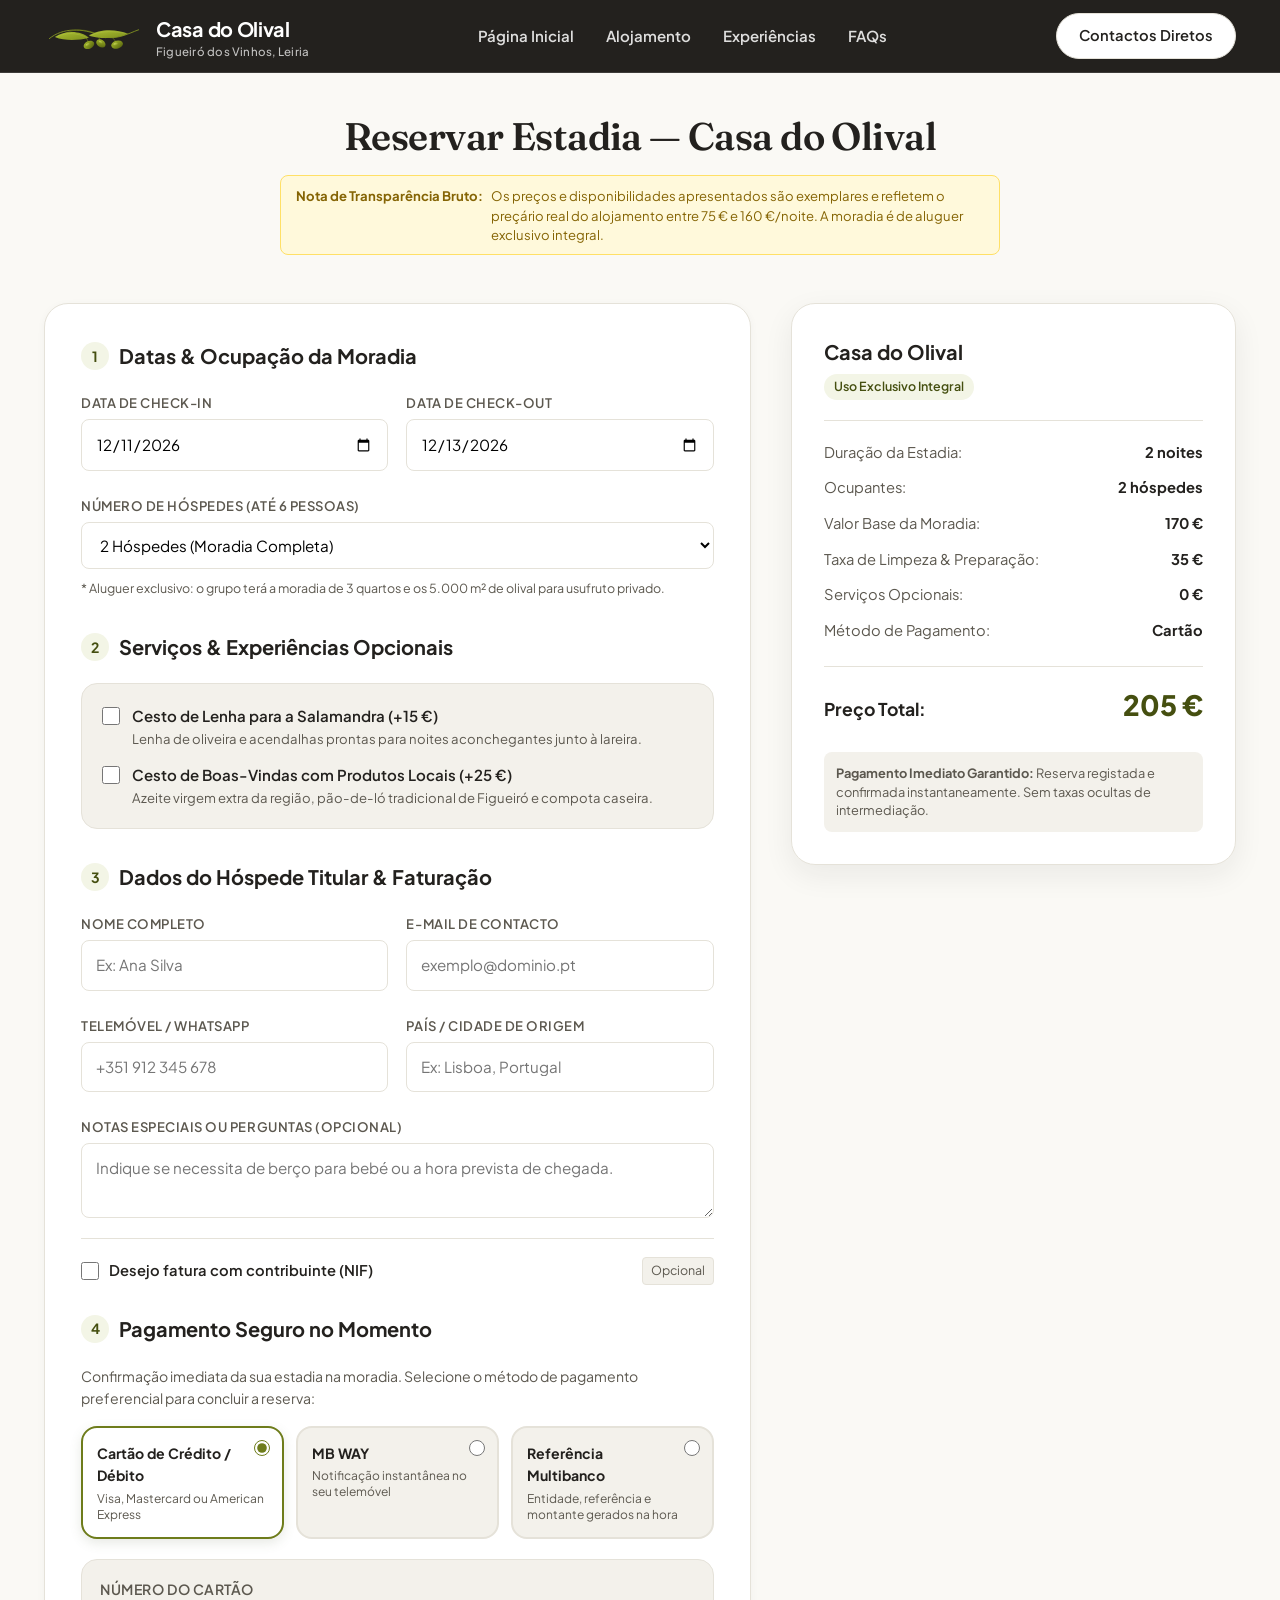
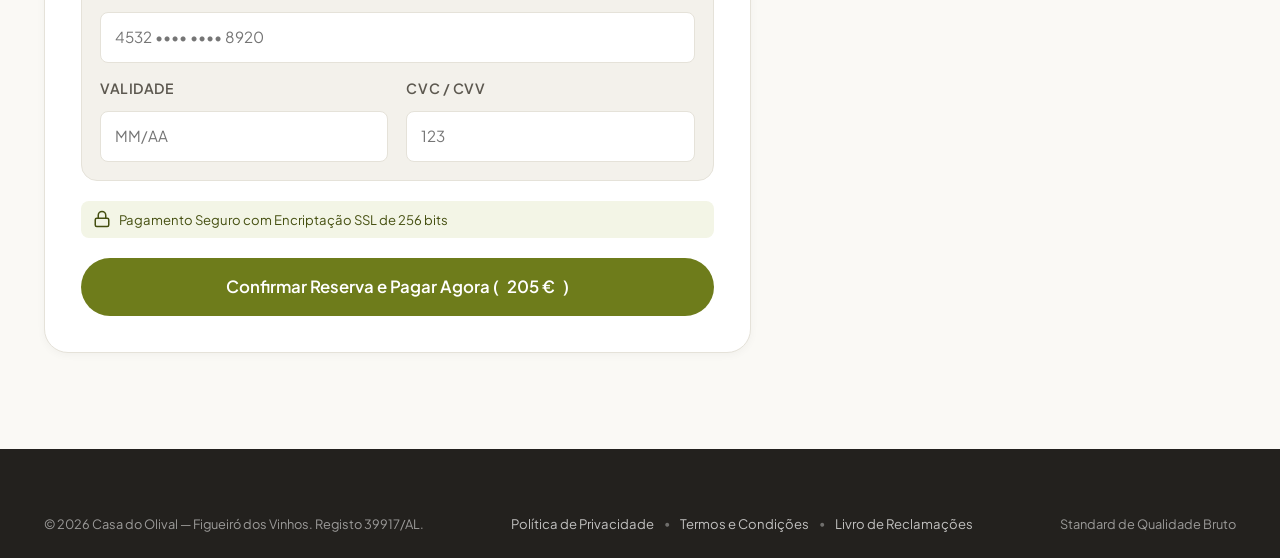
<file: reservas.html>
<!DOCTYPE html>
<html lang="pt-PT">
<head>
  <meta charset="UTF-8">
  <meta name="viewport" content="width=device-width, initial-scale=1.0">
  <title>Reservar Estadia — Casa do Olival [Nota de Transparência Bruto: Preços Exemplares]</title>
  <link rel="preconnect" href="https://fonts.googleapis.com">
  <link rel="preconnect" href="https://fonts.gstatic.com" crossorigin>
  <link href="https://fonts.googleapis.com/css2?family=Fraunces:ital,opsz,wght@0,9..144,500;0,9..144,600;0,9..144,700;1,9..144,400&family=Plus+Jakarta+Sans:wght@400;500;600;700;800&display=swap" rel="stylesheet">
  <link rel="stylesheet" href="css/style.css">
  <link rel="icon" href="assets/logos/logo.svg" type="image/svg+xml">
  <style>
    .booking-page-layout {
      display: grid;
      grid-template-columns: 1.35fr 0.85fr;
      gap: 40px;
      align-items: start;
      margin: 48px auto 96px;
    }
    .booking-card-main {
      background: #FFFFFF;
      border: 1px solid var(--color-border);
      border-radius: var(--radius-lg);
      padding: 36px;
      box-shadow: var(--shadow-sm);
    }
    .booking-step-title {
      font-size: 1.25rem;
      font-weight: 700;
      color: var(--color-text-main);
      margin-bottom: 20px;
      display: flex;
      align-items: center;
      gap: 10px;
    }
    .step-number-badge {
      width: 28px;
      height: 28px;
      border-radius: 50%;
      background: var(--color-primary-light);
      color: var(--color-primary-dark);
      display: flex;
      align-items: center;
      justify-content: center;
      font-size: 0.88rem;
      font-weight: 700;
    }
    .form-grid-2 {
      display: grid;
      grid-template-columns: 1fr 1fr;
      gap: 18px;
      margin-bottom: 24px;
    }
    .form-group {
      display: flex;
      flex-direction: column;
      gap: 6px;
    }
    .form-group label {
      font-size: 0.82rem;
      font-weight: 600;
      color: var(--color-text-muted);
      text-transform: uppercase;
      letter-spacing: 0.04em;
    }
    .form-group input, .form-group select, .form-group textarea {
      padding: 12px 14px;
      border: 1px solid var(--color-border);
      border-radius: var(--radius-sm);
      font-size: 0.95rem;
      outline: none;
      transition: var(--transition);
      background: #FFFFFF;
    }
    .form-group input:focus, .form-group select:focus, .form-group textarea:focus {
      border-color: var(--color-primary);
      box-shadow: 0 0 0 3px rgba(117, 132, 27, 0.15);
    }
    .options-box {
      background: var(--color-bg-subtle);
      border: 1px solid var(--color-border);
      border-radius: var(--radius-md);
      padding: 20px;
      display: flex;
      flex-direction: column;
      gap: 14px;
      margin-bottom: 32px;
    }
    .option-item {
      display: flex;
      align-items: flex-start;
      gap: 12px;
      cursor: pointer;
    }
    .option-item input[type="checkbox"] {
      width: 18px;
      height: 18px;
      margin-top: 3px;
      accent-color: var(--color-primary);
      cursor: pointer;
    }
    .option-label {
      display: flex;
      flex-direction: column;
    }
    .option-name {
      font-weight: 600;
      font-size: 0.94rem;
      color: var(--color-text-main);
    }
    .option-desc {
      font-size: 0.82rem;
      color: var(--color-text-muted);
    }
    .sticky-summary {
      position: sticky;
      top: 104px;
      background: #FFFFFF;
      border: 1px solid var(--color-border);
      border-radius: var(--radius-lg);
      padding: 32px;
      box-shadow: var(--shadow-md);
    }
    .summary-header {
      padding-bottom: 20px;
      border-bottom: 1px solid var(--color-border);
      margin-bottom: 20px;
    }
    .summary-house-title {
      font-size: 1.25rem;
      font-weight: 700;
      color: var(--color-text-main);
    }
    .summary-house-badge {
      font-size: 0.78rem;
      font-weight: 600;
      color: var(--color-primary-dark);
      background: var(--color-primary-light);
      padding: 3px 10px;
      border-radius: var(--radius-full);
      display: inline-block;
      margin-top: 6px;
    }
    .summary-lines {
      display: flex;
      flex-direction: column;
      gap: 12px;
      margin-bottom: 24px;
    }
    .summary-line {
      display: flex;
      justify-content: space-between;
      align-items: center;
      font-size: 0.92rem;
      color: var(--color-text-muted);
    }
    .summary-line strong {
      color: var(--color-text-main);
    }
    .summary-divider {
      height: 1px;
      background: var(--color-border);
      margin: 16px 0;
    }
    .summary-total-line {
      display: flex;
      justify-content: space-between;
      align-items: baseline;
      margin-bottom: 24px;
    }
    .summary-total-label {
      font-size: 1.1rem;
      font-weight: 700;
      color: var(--color-text-main);
    }
    .summary-total-value {
      font-size: 1.75rem;
      font-weight: 800;
      color: var(--color-primary-dark);
    }
    .modal-overlay {
      position: fixed;
      inset: 0;
      background: rgba(0, 0, 0, 0.6);
      backdrop-filter: blur(4px);
      z-index: 1000;
      display: none;
      align-items: center;
      justify-content: center;
      padding: 24px;
    }
    .modal-box {
      background: #FFFFFF;
      max-width: 500px;
      width: 100%;
      border-radius: var(--radius-lg);
      padding: 36px;
      text-align: center;
      box-shadow: var(--shadow-lg);
      animation: modalFadeIn 0.3s ease-out;
    }
    @keyframes modalFadeIn {
      from { opacity: 0; transform: scale(0.95); }
      to { opacity: 1; transform: scale(1); }
    }
    @media (max-width: 900px) {
      .booking-page-layout {
        grid-template-columns: minmax(0, 1fr);
      }
      .booking-card-main,
      .sticky-summary {
        min-width: 0;
      }
      .sticky-summary {
        position: static;
      }
    }
    @media (max-width: 640px) {
      .booking-card-main {
        padding: 24px 16px;
      }
      .form-grid-2 {
        grid-template-columns: 1fr;
        gap: 14px;
      }
      .payment-methods-grid {
        grid-template-columns: 1fr;
      }
      .billing-grid-2,
      .billing-grid-3 {
        grid-template-columns: 1fr;
      }
    }
  </style>
</head>
<body>

  <!-- Header -->
  <header class="site-header">
    <div class="container header-inner">
      <a href="index.html" class="brand-link" aria-label="Voltar à página inicial">
        <img src="assets/logos/logo.svg" alt="Logótipo Casa do Olival" class="brand-logo-img">
        <div class="brand-text">
          <span class="brand-name">Casa do Olival</span>
          <span class="brand-location">Figueiró dos Vinhos, Leiria</span>
        </div>
      </a>

      <nav class="main-nav" aria-label="Navegação Secundária">
        <a href="index.html" class="nav-link">Página Inicial</a>
        <a href="index.html#alojamento" class="nav-link">Alojamento</a>
        <a href="index.html#experiencias" class="nav-link">Experiências</a>
        <a href="index.html#faqs" class="nav-link">FAQs</a>
      </nav>

      <a href="index.html#contactos" class="btn btn-secondary">Contactos Diretos</a>
    </div>
  </header>

  <main class="container">
    <!-- Cabeçalho da Página com Transparência -->
    <div style="margin-top: 40px; text-align: center; max-width: 900px; margin-left: auto; margin-right: auto;">
      <h1 class="section-title" style="margin-bottom: 12px;">Reservar Estadia — Casa do Olival</h1>
      <div class="prototype-transparency-note" style="margin: 16px auto 0; max-width: 720px; text-align: left;">
        <strong>Nota de Transparência Bruto:</strong>
        <span>Os preços e disponibilidades apresentados são exemplares e refletem o preçário real do alojamento entre 75 € e 160 €/noite. A moradia é de aluguer exclusivo integral.</span>
      </div>
    </div>

    <div class="booking-page-layout">
      <!-- Formulário de Reserva -->
      <div class="booking-card-main">
        <form id="bookingForm">
          <!-- Passo 1: Datas e Hóspedes -->
          <div class="booking-step-title">
            <span class="step-number-badge">1</span>
            <span>Datas &amp; Ocupação da Moradia</span>
          </div>

          <div class="form-grid-2">
            <div class="form-group">
              <label for="resCheckin">Data de Check-in</label>
              <input type="date" id="resCheckin" required>
            </div>
            <div class="form-group">
              <label for="resCheckout">Data de Check-out</label>
              <input type="date" id="resCheckout" required>
            </div>
          </div>

          <div class="form-group" style="margin-bottom: 32px;">
            <label for="resGuests">Número de Hóspedes (Até 6 Pessoas)</label>
            <select id="resGuests" required>
              <option value="1">1 Hóspede (Moradia Completa)</option>
              <option value="2" selected>2 Hóspedes (Moradia Completa)</option>
              <option value="3">3 Hóspedes (Moradia Completa)</option>
              <option value="4">4 Hóspedes (Moradia Completa)</option>
              <option value="5">5 Hóspedes (Moradia Completa)</option>
              <option value="6">6 Hóspedes (Capacidade Máxima)</option>
            </select>
            <small style="color: var(--color-text-muted); font-size: 0.78rem; margin-top: 4px;">
              * Aluguer exclusivo: o grupo terá a moradia de 3 quartos e os 5.000 m² de olival para usufruto privado.
            </small>
          </div>

          <!-- Passo 2: Opcionais e Serviços -->
          <div class="booking-step-title">
            <span class="step-number-badge">2</span>
            <span>Serviços &amp; Experiências Opcionais</span>
          </div>

          <div class="options-box">
            <label class="option-item">
              <input type="checkbox" id="optFirewood">
              <div class="option-label">
                <span class="option-name">Cesto de Lenha para a Salamandra (+15 €)</span>
                <span class="option-desc">Lenha de oliveira e acendalhas prontas para noites aconchegantes junto à lareira.</span>
              </div>
            </label>

            <label class="option-item">
              <input type="checkbox" id="optBasket">
              <div class="option-label">
                <span class="option-name">Cesto de Boas-Vindas com Produtos Locais (+25 €)</span>
                <span class="option-desc">Azeite virgem extra da região, pão-de-ló tradicional de Figueiró e compota caseira.</span>
              </div>
            </label>
          </div>

          <!-- Passo 3: Dados de Contacto e Faturação -->
          <div class="booking-step-title">
            <span class="step-number-badge">3</span>
            <span>Dados do Hóspede Titular &amp; Faturação</span>
          </div>

          <div class="form-grid-2">
            <div class="form-group">
              <label for="guestName">Nome Completo</label>
              <input type="text" id="guestName" placeholder="Ex: Ana Silva" required>
            </div>
            <div class="form-group">
              <label for="guestEmail">E-mail de Contacto</label>
              <input type="email" id="guestEmail" placeholder="exemplo@dominio.pt" required>
            </div>
          </div>

          <div class="form-grid-2">
            <div class="form-group">
              <label for="guestPhone">Telemóvel / WhatsApp</label>
              <input type="tel" id="guestPhone" placeholder="+351 912 345 678" required>
            </div>
            <div class="form-group">
              <label for="guestCity">País / Cidade de Origem</label>
              <input type="text" id="guestCity" placeholder="Ex: Lisboa, Portugal">
            </div>
          </div>

          <div class="form-group" style="margin-bottom: 20px;">
            <label for="guestNotes">Notas Especiais ou Perguntas (Opcional)</label>
            <textarea id="guestNotes" rows="2" placeholder="Indique se necessita de berço para bebé ou a hora prevista de chegada."></textarea>
          </div>

          <!-- Secção de Faturação (NIF, Morada e Dados Fiscais) -->
          <div class="billing-section" style="margin-top: 20px; padding-top: 18px; border-top: 1px solid var(--color-border); margin-bottom: 28px;">
            <label style="display: flex; align-items: center; justify-content: space-between; cursor: pointer; user-select: none;">
              <span style="display: flex; align-items: center; gap: 10px; font-weight: 600; font-size: 0.92rem; color: var(--color-text-main);">
                <input type="checkbox" id="toggleInvoiceFields" style="accent-color: var(--color-primary-dark); width: 18px; height: 18px; cursor: pointer;">
                <span>Desejo fatura com contribuinte (NIF)</span>
              </span>
              <span style="font-size: 0.78rem; color: var(--color-text-muted); background: var(--color-bg-subtle); padding: 3px 8px; border-radius: 4px; border: 1px solid var(--color-border);">Opcional</span>
            </label>

            <!-- Bloco Expansível de Campos de Faturação -->
            <div id="invoiceFieldsCollapse" style="display: none; margin-top: 14px; padding: 18px; background: var(--color-bg-subtle); border: 1px solid var(--color-border); border-radius: var(--radius-sm);">
              <div class="billing-grid-2" style="margin-bottom: 14px;">
                <div class="form-group">
                  <label for="invoiceNif" style="font-weight: 600; font-size: 0.85rem; margin-bottom: 6px;">NIF / NIPC <span style="color: var(--color-primary-dark);">*</span></label>
                  <input type="text" id="invoiceNif" placeholder="Ex: 123 456 789" maxlength="15">
                </div>
                <div class="form-group">
                  <label for="invoiceName" style="font-weight: 600; font-size: 0.85rem; margin-bottom: 6px;">Nome Fiscal ou Empresa</label>
                  <input type="text" id="invoiceName" placeholder="Nome a constar na fatura">
                </div>
              </div>

              <div class="form-group" style="margin-bottom: 14px;">
                <label for="invoiceAddress" style="font-weight: 600; font-size: 0.85rem; margin-bottom: 6px;">Morada de Faturação <span style="color: var(--color-primary-dark);">*</span></label>
                <input type="text" id="invoiceAddress" placeholder="Rua, número de porta e andar">
              </div>

              <div class="billing-grid-3">
                <div class="form-group">
                  <label for="invoicePostal" style="font-weight: 600; font-size: 0.85rem; margin-bottom: 6px;">Código Postal <span style="color: var(--color-primary-dark);">*</span></label>
                  <input type="text" id="invoicePostal" placeholder="0000-000" maxlength="10">
                </div>
                <div class="form-group">
                  <label for="invoiceCity" style="font-weight: 600; font-size: 0.85rem; margin-bottom: 6px;">Localidade / Cidade <span style="color: var(--color-primary-dark);">*</span></label>
                  <input type="text" id="invoiceCity" placeholder="Ex: Figueiró dos Vinhos">
                </div>
                <div class="form-group">
                  <label for="invoiceCountry" style="font-weight: 600; font-size: 0.85rem; margin-bottom: 6px;">País</label>
                  <select id="invoiceCountry">
                    <option value="Portugal" selected>Portugal</option>
                    <option value="Espanha">Espanha</option>
                    <option value="França">França</option>
                    <option value="Reino Unido">Reino Unido</option>
                    <option value="Alemanha">Alemanha</option>
                    <option value="Outro">Outro</option>
                  </select>
                </div>
              </div>
              <div style="font-size: 0.78rem; color: var(--color-text-muted); margin-top: 10px;">
                A fatura-recibo oficial emitida pela Casa do Olival será enviada em formato digital para o correio eletrónico indicado.
              </div>
            </div>
          </div>

          <!-- Passo 4: Pagamento Seguro no Momento -->
          <div class="booking-step-title">
            <span class="step-number-badge">4</span>
            <span>Pagamento Seguro no Momento</span>
          </div>

          <p style="font-size: 0.88rem; color: var(--color-text-muted); margin-bottom: 16px;">
            Confirmação imediata da sua estadia na moradia. Selecione o método de pagamento preferencial para concluir a reserva:
          </p>

          <!-- Seletor de Métodos de Pagamento -->
          <div class="payment-methods-grid">
            <label class="payment-method-card selected" data-method="card">
              <input type="radio" name="paymentMethod" value="Cartão de Crédito/Débito" checked>
              <div class="payment-method-header">
                <span class="payment-method-title">Cartão de Crédito / Débito</span>
              </div>
              <div class="payment-method-sub">Visa, Mastercard ou American Express</div>
            </label>

            <label class="payment-method-card" data-method="mbway">
              <input type="radio" name="paymentMethod" value="MB WAY">
              <div class="payment-method-header">
                <span class="payment-method-title">MB WAY</span>
              </div>
              <div class="payment-method-sub">Notificação instantânea no seu telemóvel</div>
            </label>

            <label class="payment-method-card" data-method="multibanco">
              <input type="radio" name="paymentMethod" value="Referência Multibanco">
              <div class="payment-method-header">
                <span class="payment-method-title">Referência Multibanco</span>
              </div>
              <div class="payment-method-sub">Entidade, referência e montante gerados na hora</div>
            </label>
          </div>

          <!-- Campos Dinâmicos do Método de Pagamento -->
          <div id="paymentFieldsCard" class="payment-fields-box">
            <div class="form-group" style="margin-bottom: 14px;">
              <label for="cardNum" style="font-weight: 600; font-size: 0.88rem; margin-bottom: 6px;">Número do Cartão</label>
              <input type="text" id="cardNum" placeholder="4532 •••• •••• 8920" autocomplete="off" maxlength="19">
            </div>
            <div class="form-grid-2" style="margin-bottom: 0;">
              <div class="form-group">
                <label for="cardExp" style="font-weight: 600; font-size: 0.88rem; margin-bottom: 6px;">Validade</label>
                <input type="text" id="cardExp" placeholder="MM/AA" autocomplete="off" maxlength="5">
              </div>
              <div class="form-group">
                <label for="cardCvc" style="font-weight: 600; font-size: 0.88rem; margin-bottom: 6px;">CVC / CVV</label>
                <input type="password" id="cardCvc" placeholder="123" autocomplete="off" maxlength="4">
              </div>
            </div>
          </div>

          <div id="paymentFieldsMbway" class="payment-fields-box" style="display: none;">
            <div class="form-group">
              <label for="mbwayPhone" style="font-weight: 600; font-size: 0.88rem; margin-bottom: 6px;">Número de Telemóvel MB WAY</label>
              <input type="tel" id="mbwayPhone" placeholder="+351 912 345 678" maxlength="16">
              <small style="color: var(--color-text-muted); font-size: 0.78rem; margin-top: 6px; display: block;">
                Receberá uma notificação na sua aplicação MB WAY para validar o pagamento em 5 minutos.
              </small>
            </div>
          </div>

          <div id="paymentFieldsMultibanco" class="payment-fields-box" style="display: none;">
            <div style="font-size: 0.88rem; color: var(--color-text-main); line-height: 1.5;">
              <strong>Dados da Referência Multibanco:</strong>
              <div style="margin-top: 8px; font-family: monospace; font-size: 0.95rem; background: #fff; padding: 12px; border-radius: var(--radius-sm); border: 1px solid var(--color-border); line-height: 1.6;">
                <div>Entidade: <strong>21245</strong></div>
                <div>Referência: <strong>982 410 873</strong></div>
                <div>Validade: <strong>24 horas</strong></div>
              </div>
              <small style="color: var(--color-text-muted); font-size: 0.78rem; margin-top: 6px; display: block;">
                A referência demonstrativa ficará ativa imediatamente após a confirmação.
              </small>
            </div>
          </div>

          <div class="payment-security-badge">
            <svg viewBox="0 0 24 24" fill="none" stroke="currentColor" stroke-width="2"><rect x="3" y="11" width="18" height="11" rx="2" ry="2"></rect><path d="M7 11V7a5 5 0 0 1 10 0v4"></path></svg>
            <span>Pagamento Seguro com Encriptação SSL de 256 bits</span>
          </div>

          <button type="submit" class="btn btn-primary" id="btnSubmitBooking" style="width: 100%; padding: 15px; font-size: 1.05rem;">
            Confirmar Reserva e Pagar Agora (<span id="btnPayAmount">205 €</span>)
          </button>
        </form>
      </div>

      <!-- Resumo Lateral Sticky -->
      <aside class="sticky-summary" id="bookingSummaryCard" aria-label="Resumo da Reserva">
        <div class="summary-header">
          <div class="summary-house-title">Casa do Olival</div>
          <span class="summary-house-badge">Uso Exclusivo Integral</span>
        </div>

        <div class="summary-lines">
          <div class="summary-line">
            <span>Duração da Estadia:</span>
            <strong id="summaryNights">2 noites</strong>
          </div>
          <div class="summary-line">
            <span>Ocupantes:</span>
            <strong id="summaryGuests">2 hóspedes</strong>
          </div>
          <div class="summary-line">
            <span>Valor Base da Moradia:</span>
            <strong id="summaryBaseTotal">170 €</strong>
          </div>
          <div class="summary-line">
            <span>Taxa de Limpeza &amp; Preparação:</span>
            <strong id="summaryCleaning">35 €</strong>
          </div>
          <div class="summary-line">
            <span>Serviços Opcionais:</span>
            <strong id="summaryExtras">0 €</strong>
          </div>
          <div class="summary-line">
            <span>Método de Pagamento:</span>
            <strong id="summaryPaymentMethod">Cartão</strong>
          </div>
        </div>

        <div class="summary-divider"></div>

        <div class="summary-total-line">
          <span class="summary-total-label">Preço Total:</span>
          <span class="summary-total-value" id="summaryGrandTotal">205 €</span>
        </div>

        <div style="background: var(--color-bg-subtle); padding: 12px; border-radius: var(--radius-sm); font-size: 0.8rem; color: var(--color-text-muted); line-height: 1.45;">
          <strong>Pagamento Imediato Garantido:</strong> Reserva registada e confirmada instantaneamente. Sem taxas ocultas de intermediação.
        </div>
      </aside>
    </div>
  </main>

  <!-- Modal de Confirmação Demonstrativa -->
  <div class="modal-overlay" id="confirmationModal" role="dialog" aria-modal="true" aria-labelledby="modalTitle">
    <div class="modal-box" style="max-width: 540px; text-align: left;">
      <div style="display: flex; align-items: center; justify-content: space-between; margin-bottom: 14px;">
        <span style="display: inline-block; background-color: #dcfce7; color: #166534; font-size: 0.78rem; font-weight: 700; padding: 4px 10px; border-radius: 999px; border: 1px solid #bbf7d0;">
          Pagamento Confirmado no Momento
        </span>
        <button type="button" id="closeModalCrossBtn" aria-label="Fechar Janela" style="background: none; border: none; font-size: 1.5rem; cursor: pointer; color: var(--color-text-muted);">&times;</button>
      </div>

      <h3 id="modalTitle" style="font-size: 1.35rem; font-weight: 700; margin-bottom: 8px; color: var(--color-text-main);">
        Reserva e Pagamento Concluídos com Sucesso
      </h3>

      <p style="font-size: 0.9rem; color: var(--color-text-muted); line-height: 1.55; margin-bottom: 18px;">
        O seu pagamento foi processado com sucesso e a estadia na <strong>Casa do Olival</strong> está garantida. Enviámos o comprovativo e os detalhes para o seu correio eletrónico.
      </p>

      <div style="background-color: var(--color-bg-subtle); border-radius: var(--radius-sm); padding: 16px; margin-bottom: 20px; font-size: 0.88rem; line-height: 1.65; border-left: 3px solid var(--color-primary-dark);">
        <div><strong>Alojamento:</strong> Casa do Olival (Moradia Exclusiva)</div>
        <div><strong>Datas:</strong> <span id="modalResDates">—</span> (<span id="modalResNights">—</span>)</div>
        <div><strong>Hóspede:</strong> <span id="modalResName">—</span> • <span id="modalResGuests">2 Hóspedes</span></div>
        <div><strong>Preço Total:</strong> <span id="modalResTotal" style="font-weight: 700; color: var(--color-primary-dark);">— €</span></div>
        <div><strong>Contacto:</strong> <span id="modalResContact">—</span></div>
        <div><strong>Método de Pagamento:</strong> <span id="modalResPayment">Cartão de Crédito / Débito</span></div>
        <div id="modalResBillingRow" style="display: none;"><strong>Faturação:</strong> <span id="modalResBilling">—</span></div>
        <div><strong>Estado:</strong> <span style="color: #27ae60; font-weight: 700;">Confirmado e Pago</span></div>
      </div>

      <div style="display: flex; flex-direction: column; gap: 10px;">
        <a id="modalWhatsAppLink" href="#" target="_blank" rel="noopener noreferrer" class="btn btn-secondary" style="text-align: center; padding: 11px; font-weight: 600;">
          Enviar Comprovativo por WhatsApp à Dona Maria João
        </a>
        <button type="button" class="btn btn-primary" id="closeModalBtn" style="padding: 11px; width: 100%;">
          Concluir e Voltar à Página Inicial
        </button>
      </div>
    </div>
  </div>

  <footer class="site-footer" style="padding-top: 40px;">
    <div class="container footer-bottom" style="border-top: none;">
      <div>
        &copy; 2026 Casa do Olival — Figueiró dos Vinhos. Registo 39917/AL.
      </div>
      <div class="footer-legal-links">
        <a href="#privacidade" class="legal-modal-trigger" data-legal="privacy">Política de Privacidade</a>
        <span class="sep" aria-hidden="true">•</span>
        <a href="#termos" class="legal-modal-trigger" data-legal="terms">Termos e Condições</a>
        <span class="sep" aria-hidden="true">•</span>
        <a href="https://www.livroreclamacoes.pt" target="_blank" rel="noopener noreferrer">Livro de Reclamações</a>
      </div>
      <div>
        Standard de Qualidade Bruto
      </div>
    </div>
  </footer>

  <script src="js/reservas.js"></script>
</body>
</html>
</file>
<file: css/style.css>
@import url('https://fonts.googleapis.com/css2?family=Fraunces:ital,opsz,wght@0,9..144,500;0,9..144,600;0,9..144,700;1,9..144,400&family=Plus+Jakarta+Sans:wght@400;500;600;700;800&display=swap');

:root {
  --color-primary: #6E7C1B;
  --color-primary-dark: #454F10;
  --color-primary-light: #F3F5E6;
  --color-accent-gold: #C2A649;
  --color-accent-leaf: #8E9E29;
  --color-text-main: #23211E;
  --color-text-muted: #5C584F;
  --color-text-subtle: #8A857A;
  --color-bg-body: #FAF9F5;
  --color-bg-subtle: #F3F1EB;
  --color-bg-card: #FFFFFF;
  --color-border: #E5E2D9;
  --color-border-focus: #6E7C1B;
  
  --font-serif: "Fraunces", "Iowan Old Style", "Palatino Linotype", Georgia, serif;
  --font-sans: "Plus Jakarta Sans", -apple-system, BlinkMacSystemFont, "Segoe UI", Roboto, sans-serif;
  --shadow-sm: 0 2px 8px rgba(35, 33, 30, 0.04);
  --shadow-md: 0 10px 30px rgba(35, 33, 30, 0.07);
  --shadow-lg: 0 20px 50px rgba(35, 33, 30, 0.11);
  --radius-sm: 8px;
  --radius-md: 16px;
  --radius-lg: 24px;
  --radius-full: 9999px;
  --transition: all 0.28s cubic-bezier(0.16, 1, 0.3, 1);
}

html {
  scroll-behavior: smooth;
}

*, *::before, *::after {
  box-sizing: border-box;
  margin: 0;
  padding: 0;
}

body {
  font-family: var(--font-sans);
  color: var(--color-text-main);
  background-color: var(--color-bg-body);
  line-height: 1.6;
  -webkit-font-smoothing: antialiased;
  -moz-osx-font-smoothing: grayscale;
}

img {
  max-width: 100%;
  height: auto;
  display: block;
}

a {
  color: inherit;
  text-decoration: none;
}

button, input, select, textarea {
  font: inherit;
}

.container {
  max-width: 1240px;
  margin: 0 auto;
  padding: 0 24px;
}

/* Header & Nav */
.site-header {
  position: sticky;
  top: 0;
  z-index: 100;
  background: var(--color-text-main);
  backdrop-filter: blur(16px);
  -webkit-backdrop-filter: blur(16px);
  border-bottom: 1px solid rgba(255, 255, 255, 0.12);
  transition: var(--transition);
}

.header-inner {
  display: flex;
  align-items: center;
  justify-content: space-between;
  height: 72px;
}

.brand-link {
  display: flex;
  align-items: center;
  gap: 14px;
  text-decoration: none;
}

.brand-logo-img {
  width: 98px;
  height: auto;
  max-height: 46px;
  background: transparent;
  object-fit: contain;
  transition: transform var(--transition);
}

.brand-link:hover .brand-logo-img {
  transform: scale(1.04);
}

.brand-text {
  display: flex;
  flex-direction: column;
}

.brand-name {
  font-size: 1.24rem;
  font-weight: 700;
  letter-spacing: -0.015em;
  color: #FFFFFF;
  white-space: nowrap;
}

.brand-location {
  font-size: 0.72rem;
  font-weight: 500;
  color: rgba(255, 255, 255, 0.72);
  letter-spacing: 0.02em;
  line-height: 1.2;
  margin-top: 1px;
}

.main-nav {
  display: flex;
  align-items: center;
  gap: 32px;
}

.nav-link {
  font-size: 0.94rem;
  font-weight: 600;
  color: rgba(255, 255, 255, 0.85);
  transition: var(--transition);
}

.nav-link:hover {
  color: #FFFFFF;
}

.btn {
  display: inline-flex;
  align-items: center;
  justify-content: center;
  gap: 8px;
  font-weight: 600;
  font-size: 0.92rem;
  padding: 10px 22px;
  border-radius: var(--radius-full);
  cursor: pointer;
  transition: var(--transition);
  border: 1px solid transparent;
}

.btn-primary {
  background-color: var(--color-primary);
  color: #FFFFFF;
}

.btn-primary:hover {
  background-color: var(--color-primary-dark);
  transform: translateY(-1px);
  box-shadow: 0 4px 14px rgba(110, 124, 27, 0.28);
}

/* Botão CTA do Header: invisível no topo para não competir com o Hero, mantendo todos os links no mesmo sítio */
.site-header #headerCtaBtn {
  opacity: 0;
  visibility: hidden;
  pointer-events: none;
  transform: translateY(-2px) scale(0.96);
  transition: opacity 0.26s cubic-bezier(0.22, 1, 0.36, 1),
              transform 0.26s cubic-bezier(0.22, 1, 0.36, 1),
              visibility 0.26s cubic-bezier(0.22, 1, 0.36, 1),
              background-color 0.2s ease,
              box-shadow 0.2s ease;
}

.site-header.header-cta-visible #headerCtaBtn {
  opacity: 1;
  visibility: visible;
  pointer-events: auto;
  transform: translateY(0) scale(1);
}

.btn-secondary {
  background-color: #FFFFFF;
  color: var(--color-text-main);
  border-color: var(--color-border);
}

.btn-secondary:hover {
  background-color: var(--color-bg-subtle);
  border-color: #D3CFCA;
}

/* Hero Section (Above the fold completo com barra de reserva visível) */
.hero-section {
  position: relative;
  min-height: calc(100vh - 72px);
  min-height: calc(100svh - 72px);
  display: flex;
  align-items: center;
  justify-content: center;
  background: linear-gradient(180deg, rgba(35, 33, 30, 0.30) 0%, rgba(35, 33, 30, 0.62) 100%),
              url('../assets/images/hero_rural_conforto.jpg') center/cover no-repeat;
  color: #FFFFFF;
  padding: 40px 0 46px;
}

.hero-content {
  text-align: center;
  max-width: 900px;
  margin: 0 auto;
  width: 100%;
}

.hero-title {
  font-family: var(--font-serif);
  font-size: clamp(2.3rem, 4.8vw, 3.8rem);
  font-weight: 600;
  line-height: 1.12;
  letter-spacing: -0.015em;
  margin-bottom: 16px;
  text-shadow: 0 3px 14px rgba(0, 0, 0, 0.35);
}

.hero-subtitle {
  font-size: clamp(1rem, 1.6vw, 1.18rem);
  font-weight: 400;
  color: rgba(255, 255, 255, 0.94);
  line-height: 1.6;
  margin-bottom: 28px;
  max-width: 820px;
  margin-left: auto;
  margin-right: auto;
  text-wrap: balance;
}

/* Quick Booking Bar (Mais baixa, compacta e elegante) */
.booking-bar-wrapper {
  background: rgba(255, 255, 255, 0.98);
  backdrop-filter: blur(20px);
  -webkit-backdrop-filter: blur(20px);
  border-radius: var(--radius-md);
  box-shadow: 0 16px 40px rgba(0, 0, 0, 0.18);
  padding: 8px 16px;
  display: grid;
  grid-template-columns: 1fr 1fr 1.3fr auto;
  gap: 12px;
  align-items: center;
  max-width: 920px;
  margin: 0 auto;
  border: 1px solid rgba(255, 255, 255, 0.85);
}

.booking-field {
  display: flex;
  flex-direction: column;
  padding: 4px 10px;
  border-right: 1px solid var(--color-border);
  text-align: left;
}

.booking-field:last-of-type {
  border-right: none;
}

.booking-field label {
  font-size: 0.68rem;
  font-weight: 700;
  text-transform: uppercase;
  letter-spacing: 0.05em;
  color: var(--color-text-muted);
  margin-bottom: 2px;
}

.booking-field input,
.booking-field select {
  border: none;
  background: transparent;
  font-size: 0.88rem;
  font-weight: 600;
  color: var(--color-text-main);
  outline: none;
  cursor: pointer;
  padding: 2px 0;
}

/* Section Common (Espaçamento vertical compacto e fluido) */
.section {
  position: relative;
  padding: 36px 0;
  overflow: hidden;
  scroll-margin-top: 80px;
}

#historia {
  padding-bottom: 18px;
}

#experiencias {
  padding-top: 22px;
}

:focus-visible {
  outline: 2px solid var(--color-primary);
  outline-offset: 2px;
}

.section-subtle {
  background: #F2F5E3;
  border-top: none;
  border-bottom: none;
}

.section-story {
  position: relative;
  background: #F4F2EC;
  border-top: none;
  border-bottom: none;
}

.section-story .container {
  position: relative;
  z-index: 1;
}

.section-faqs {
  background: #F3F1EB;
  border-top: none;
  overflow: visible;
}

.section-header {
  position: relative;
  z-index: 1;
  text-align: center;
  max-width: 960px;
  margin: 0 auto 30px;
}

.section-title {
  font-family: var(--font-serif);
  font-size: clamp(1.9rem, 3vw, 2.65rem);
  font-weight: 600;
  letter-spacing: -0.015em;
  line-height: 1.2;
  color: var(--color-text-main);
  margin-bottom: 10px;
}

.section-desc {
  font-size: 1.05rem;
  color: var(--color-text-muted);
  line-height: 1.6;
}

/* =======================================================================
   Apontamentos Botânicos — Ramos de Oliveira com Azeitonas Escuras (R4)
   (Posicionados nas margens com máscara radial suave para proteger 100% a leitura)
   ======================================================================= */
#alojamento {
  position: relative;
  overflow: hidden;
  background: #FFFFFF;
}

#alojamento .container {
  position: relative;
  z-index: 1;
}

#alojamento::before {
  content: "";
  position: absolute;
  top: -20px;
  left: -48px;
  width: 420px;
  height: 420px;
  max-width: 25vw;
  max-height: 420px;
  background-image: url('../assets/images/botanical_olive_branch_1.svg');
  background-repeat: no-repeat;
  background-position: top right;
  background-size: contain;
  transform: scaleX(-1);
  opacity: 0.34;
  -webkit-mask-image: radial-gradient(circle at 100% 0%, rgba(0, 0, 0, 1) 0%, rgba(0, 0, 0, 0.82) 52%, rgba(0, 0, 0, 0) 82%);
  mask-image: radial-gradient(circle at 100% 0%, rgba(0, 0, 0, 1) 0%, rgba(0, 0, 0, 0.82) 52%, rgba(0, 0, 0, 0) 82%);
  pointer-events: none;
  z-index: 0;
}

#alojamento::after {
  content: "";
  position: absolute;
  bottom: -24px;
  left: -32px;
  width: 440px;
  height: 440px;
  max-width: 28vw;
  max-height: 440px;
  background-image: url('../assets/images/botanical_olive_branch_2.svg');
  background-repeat: no-repeat;
  background-position: bottom left;
  background-size: contain;
  opacity: 0.32;
  -webkit-mask-image: radial-gradient(circle at 0% 100%, rgba(0, 0, 0, 1) 0%, rgba(0, 0, 0, 0.82) 55%, rgba(0, 0, 0, 0) 86%);
  mask-image: radial-gradient(circle at 0% 100%, rgba(0, 0, 0, 1) 0%, rgba(0, 0, 0, 0.82) 55%, rgba(0, 0, 0, 0) 86%);
  pointer-events: none;
  z-index: 0;
}

#historia {
  position: relative;
  overflow: hidden;
}

#historia .container {
  position: relative;
  z-index: 1;
}

#historia::before {
  content: "";
  position: absolute;
  top: -18px;
  right: -36px;
  width: 450px;
  height: 450px;
  max-width: 28vw;
  max-height: 450px;
  background-image: url('../assets/images/botanical_olive_branch_3.svg');
  background-repeat: no-repeat;
  background-position: top right;
  background-size: contain;
  opacity: 0.35;
  -webkit-mask-image: radial-gradient(circle at 100% 0%, rgba(0, 0, 0, 1) 0%, rgba(0, 0, 0, 0.85) 56%, rgba(0, 0, 0, 0) 86%);
  mask-image: radial-gradient(circle at 100% 0%, rgba(0, 0, 0, 1) 0%, rgba(0, 0, 0, 0.85) 56%, rgba(0, 0, 0, 0) 86%);
  pointer-events: none;
  z-index: 0;
}

#historia::after {
  content: "";
  position: absolute;
  bottom: -22px;
  left: -32px;
  width: 430px;
  height: 430px;
  max-width: 27vw;
  max-height: 430px;
  background-image: url('../assets/images/botanical_olive_branch_2.svg');
  background-repeat: no-repeat;
  background-position: bottom left;
  background-size: contain;
  opacity: 0.32;
  -webkit-mask-image: radial-gradient(circle at 0% 100%, rgba(0, 0, 0, 1) 0%, rgba(0, 0, 0, 0.82) 55%, rgba(0, 0, 0, 0) 86%);
  mask-image: radial-gradient(circle at 0% 100%, rgba(0, 0, 0, 1) 0%, rgba(0, 0, 0, 0.82) 55%, rgba(0, 0, 0, 0) 86%);
  pointer-events: none;
  z-index: 0;
}

#experiencias {
  position: relative;
  overflow: hidden;
}

#experiencias .container {
  position: relative;
  z-index: 1;
}

#experiencias::before {
  content: "";
  position: absolute;
  bottom: -20px;
  left: -28px;
  width: 500px;
  height: 500px;
  max-width: 32vw;
  max-height: 490px;
  background-image: url('../assets/images/botanical_olive_branch_2.svg');
  background-repeat: no-repeat;
  background-position: bottom left;
  background-size: contain;
  opacity: 0.36;
  -webkit-mask-image: radial-gradient(circle at 0% 100%, rgba(0, 0, 0, 1) 0%, rgba(0, 0, 0, 0.86) 60%, rgba(0, 0, 0, 0) 90%);
  mask-image: radial-gradient(circle at 0% 100%, rgba(0, 0, 0, 1) 0%, rgba(0, 0, 0, 0.86) 60%, rgba(0, 0, 0, 0) 90%);
  pointer-events: none;
  z-index: 0;
}

#experiencias::after {
  content: "";
  position: absolute;
  top: -20px;
  right: -54px;
  width: 420px;
  height: 420px;
  max-width: 24vw;
  max-height: 410px;
  background-image: url('../assets/images/botanical_olive_branch_1.svg');
  background-repeat: no-repeat;
  background-position: top right;
  background-size: contain;
  opacity: 0.34;
  -webkit-mask-image: radial-gradient(circle at 100% 0%, rgba(0, 0, 0, 1) 0%, rgba(0, 0, 0, 0.80) 48%, rgba(0, 0, 0, 0) 78%);
  mask-image: radial-gradient(circle at 100% 0%, rgba(0, 0, 0, 1) 0%, rgba(0, 0, 0, 0.80) 48%, rgba(0, 0, 0, 0) 78%);
  pointer-events: none;
  z-index: 0;
}

#opinioes {
  position: relative;
  overflow: hidden;
  background: #FAF9F5;
}

#opinioes .container {
  position: relative;
  z-index: 1;
}

#opinioes::before {
  content: "";
  position: absolute;
  top: -18px;
  left: -52px;
  width: 390px;
  height: 350px;
  max-width: 23vw;
  max-height: 340px;
  background-image: url('../assets/images/botanical_olive_branch_1.svg');
  background-repeat: no-repeat;
  background-position: top right;
  background-size: contain;
  transform: scaleX(-1);
  opacity: 0.33;
  -webkit-mask-image: radial-gradient(circle at 100% 0%, rgba(0, 0, 0, 1) 0%, rgba(0, 0, 0, 0.78) 48%, rgba(0, 0, 0, 0) 76%);
  mask-image: radial-gradient(circle at 100% 0%, rgba(0, 0, 0, 1) 0%, rgba(0, 0, 0, 0.78) 48%, rgba(0, 0, 0, 0) 76%);
  pointer-events: none;
  z-index: 0;
}

#faqs {
  position: relative;
  overflow: visible; /* Mantém sticky funcional no formulário de dúvidas */
}

#faqs .container {
  position: relative;
  z-index: 1;
}

#faqs::before {
  content: "";
  position: absolute;
  top: 0;
  right: 0;
  width: 440px;
  height: 440px;
  max-width: 25vw;
  max-height: 430px;
  background-image: url('../assets/images/botanical_olive_branch_3.svg');
  background-repeat: no-repeat;
  background-position: 48px -12px;
  background-size: contain;
  opacity: 0.35;
  -webkit-mask-image: radial-gradient(circle at 100% 0%, rgba(0, 0, 0, 1) 0%, rgba(0, 0, 0, 0.80) 50%, rgba(0, 0, 0, 0) 78%);
  mask-image: radial-gradient(circle at 100% 0%, rgba(0, 0, 0, 1) 0%, rgba(0, 0, 0, 0.80) 50%, rgba(0, 0, 0, 0) 78%);
  pointer-events: none;
  z-index: 0;
}

#faqs::after {
  content: "";
  position: absolute;
  bottom: 0;
  left: 0;
  width: 450px;
  height: 450px;
  max-width: 28vw;
  max-height: 440px;
  background-image: url('../assets/images/botanical_olive_branch_2.svg');
  background-repeat: no-repeat;
  background-position: -28px 100%;
  background-size: contain;
  opacity: 0.33;
  -webkit-mask-image: radial-gradient(circle at 0% 100%, rgba(0, 0, 0, 1) 0%, rgba(0, 0, 0, 0.85) 58%, rgba(0, 0, 0, 0) 88%);
  mask-image: radial-gradient(circle at 0% 100%, rgba(0, 0, 0, 1) 0%, rgba(0, 0, 0, 0.85) 58%, rgba(0, 0, 0, 0) 88%);
  pointer-events: none;
  z-index: 0;
}

/* Accommodation Section (Grid & Features) */
.house-grid {
  display: grid;
  grid-template-columns: 1.15fr 0.85fr;
  gap: 40px;
  align-items: center;
}

.carousel-container {
  position: relative;
  border-radius: var(--radius-lg);
  overflow: hidden;
  box-shadow: var(--shadow-md);
  aspect-ratio: 4 / 3;
}

.carousel-slide {
  position: absolute;
  inset: 0;
  opacity: 0;
  transition: opacity 0.4s ease-in-out;
}

.carousel-slide.active {
  opacity: 1;
}

.carousel-slide img {
  width: 100%;
  height: 100%;
  object-fit: cover;
}

/* Setas de Navegação do Carrossel */
.carousel-arrow {
  position: absolute;
  top: 50%;
  transform: translateY(-50%);
  width: 42px;
  height: 42px;
  border-radius: 50%;
  background: rgba(255, 255, 255, 0.9);
  color: var(--color-text-main);
  border: 1px solid rgba(0, 0, 0, 0.08);
  box-shadow: 0 4px 14px rgba(0, 0, 0, 0.15);
  display: flex;
  align-items: center;
  justify-content: center;
  cursor: pointer;
  z-index: 20;
  transition: var(--transition);
}

.carousel-arrow:hover {
  background: #FFFFFF;
  color: var(--color-primary-dark);
  transform: translateY(-50%) scale(1.08);
}

.carousel-arrow-prev {
  left: 14px;
}

.carousel-arrow-next {
  right: 14px;
}

.carousel-dots {
  position: absolute;
  bottom: 14px;
  left: 50%;
  transform: translateX(-50%);
  display: flex;
  gap: 8px;
  z-index: 10;
}

.carousel-dot {
  width: 8px;
  height: 8px;
  border-radius: 50%;
  background: rgba(255, 255, 255, 0.55);
  cursor: pointer;
  transition: var(--transition);
  border: none;
  padding: 0;
  display: inline-block;
}

.carousel-dot:focus-visible {
  outline: 2px solid #FFFFFF;
  outline-offset: 2px;
}

.carousel-dot.active {
  background: #FFFFFF;
  transform: scale(1.3);
}

.feature-list {
  display: flex;
  flex-direction: column;
  gap: 14px;
  margin-bottom: 24px;
}

.feature-item {
  display: flex;
  align-items: flex-start;
  gap: 12px;
  font-size: 0.95rem;
  color: var(--color-text-main);
}

.feature-icon-box {
  width: 22px;
  height: 22px;
  flex-shrink: 0;
  color: var(--color-primary);
  margin-top: 2px;
}

.transparency-note,
.prototype-transparency-note {
  background-color: #fff9db;
  border: 1px solid #ffe066;
  border-radius: var(--radius-sm);
  padding: 0.65rem 0.95rem;
  font-size: 0.82rem;
  color: #856404;
  display: flex;
  align-items: flex-start;
  gap: 0.5rem;
  line-height: 1.45;
  margin-top: 20px;
}

.transparency-note strong,
.prototype-transparency-note strong {
  white-space: nowrap;
  color: #856404;
}

@media (max-width: 480px) {
  .transparency-note,
  .prototype-transparency-note {
    flex-direction: column;
    gap: 0.35rem;
  }
  .transparency-note strong,
  .prototype-transparency-note strong {
    white-space: normal;
  }
}

.story-compare-container {
  position: relative;
  display: flex;
  flex-direction: column;
  gap: 28px;
  margin-top: 18px;
  margin-bottom: 8px;
  background: rgba(255, 255, 255, 0.92);
  backdrop-filter: blur(8px);
  border-radius: var(--radius-lg);
  padding: 36px 44px;
  border: 1px solid rgba(229, 226, 217, 0.9);
  box-shadow: var(--shadow-sm);
  overflow: hidden;
}

.story-compare-header {
  position: relative;
  z-index: 1;
}

.story-compare-header h3 {
  font-family: var(--font-serif);
  font-size: 1.55rem;
  font-weight: 600;
  color: var(--color-text-main);
  margin-bottom: 6px;
}

.story-compare-header p {
  font-size: 0.92rem;
  color: var(--color-text-muted);
}

.story-compare-body {
  display: grid;
  grid-template-columns: 1.15fr 0.85fr;
  gap: 36px;
  align-items: center;
}

.image-compare-widget {
  position: relative;
  width: 100%;
  aspect-ratio: 4 / 3;
  overflow: hidden;
  border-radius: var(--radius-md);
  user-select: none;
  box-shadow: var(--shadow-sm);
}

.compare-image {
  position: absolute;
  top: 0;
  left: 0;
  width: 100%;
  height: 100%;
  object-fit: cover;
  pointer-events: none;
}

.compare-image-wrap {
  position: absolute;
  top: 0;
  left: 0;
  height: 100%;
  width: 50%;
  overflow: hidden;
  z-index: 2;
}

.compare-image-wrap .compare-image {
  position: absolute;
  top: 0;
  left: 0;
  height: 100%;
  width: var(--widget-width, 100%);
  max-width: none;
  object-fit: cover;
}

.compare-handle {
  position: absolute;
  top: 0;
  bottom: 0;
  left: 50%;
  width: 4px;
  background: #FFFFFF;
  z-index: 10;
  pointer-events: none;
  transform: translateX(-50%);
  box-shadow: 0 0 10px rgba(0, 0, 0, 0.4);
}

.compare-handle::after {
  content: "";
  position: absolute;
  top: 50%;
  left: 50%;
  transform: translate(-50%, -50%);
  width: 36px;
  height: 36px;
  border-radius: 50%;
  background: #FFFFFF url("data:image/svg+xml,%3Csvg xmlns='http://www.w3.org/2000/svg' viewBox='0 0 24 24' fill='none' stroke='%23454F10' stroke-width='2' stroke-linecap='round' stroke-linejoin='round'%3E%3Cpolyline points='8 7 3 12 8 17'%3E%3C/polyline%3E%3Cpolyline points='16 7 21 12 16 17'%3E%3C/polyline%3E%3Cline x1='3' y1='12' x2='21' y2='12'%3E%3C/line%3E%3C/svg%3E") no-repeat center;
  background-size: 18px 18px;
  box-shadow: 0 4px 12px rgba(0, 0, 0, 0.3);
}

.compare-label {
  position: absolute;
  top: 14px;
  padding: 4px 12px;
  border-radius: var(--radius-full);
  font-size: 0.75rem;
  font-weight: 700;
  letter-spacing: 0.05em;
  text-transform: uppercase;
  z-index: 15;
  pointer-events: none;
  transition: none;
  will-change: opacity, transform;
}

.compare-label-before {
  left: 14px;
  background: rgba(35, 33, 30, 0.85);
  color: #FFFFFF;
}

.compare-label-after {
  right: 14px;
  background: rgba(110, 124, 27, 0.9);
  color: #FFFFFF;
}

.compare-slider-input {
  position: absolute;
  top: 0;
  left: 0;
  width: 100%;
  height: 100%;
  opacity: 0;
  cursor: ew-resize;
  z-index: 20;
  margin: 0;
}

.compare-slider-input:focus-visible ~ .compare-handle {
  box-shadow: 0 0 0 3px var(--color-primary-dark), 0 0 16px rgba(0, 0, 0, 0.45);
}

.compare-slider-input:focus-visible ~ .compare-handle::after {
  outline: 3px solid var(--color-primary);
  outline-offset: 3px;
}

.story-content-card {
  position: relative;
  display: flex;
  flex-direction: column;
  gap: 16px;
  background: rgba(255, 255, 255, 0.7);
  padding: 28px;
  border-radius: var(--radius-md);
  border: 1px solid rgba(229, 226, 217, 0.8);
  box-shadow: var(--shadow-sm);
  overflow: hidden;
}

.story-host-header {
  display: flex;
  align-items: center;
  gap: 14px;
}

.story-host-avatar {
  width: 58px;
  height: 58px;
  border-radius: 50%;
  object-fit: cover;
  border: 2px solid var(--color-primary);
}

.story-content {
  display: flex;
  flex-direction: column;
}

.story-quote {
  font-size: 1.02rem;
  line-height: 1.7;
  color: var(--color-text-main);
  margin-bottom: 18px;
}

.story-author {
  display: flex;
  align-items: center;
  gap: 14px;
}

.author-avatar {
  width: 50px;
  height: 50px;
  border-radius: 50%;
  object-fit: cover;
  border: 2px solid var(--color-primary);
}

.author-meta {
  display: flex;
  flex-direction: column;
}

.author-name {
  font-weight: 700;
  color: var(--color-primary-dark);
  font-size: 1.05rem;
}

.author-role {
  font-size: 0.82rem;
  color: var(--color-text-muted);
}

/* Activities Grid & Cards (Agrupamento por Localidade & Sem Scroll Interno) */
.activities-grid {
  display: grid;
  grid-template-columns: repeat(3, 1fr);
  gap: 26px;
  align-items: stretch;
}

.activity-card {
  background: #FFFFFF;
  border-radius: var(--radius-md);
  overflow: hidden;
  box-shadow: var(--shadow-sm);
  border: 1px solid var(--color-border);
  display: flex;
  flex-direction: column;
  height: 100%;
  transition: var(--transition);
}

.activity-card:hover {
  transform: translateY(-4px);
  box-shadow: var(--shadow-md);
}

.activity-card-media {
  position: relative;
  aspect-ratio: 16 / 10;
  overflow: hidden;
  flex-shrink: 0;
}

.activity-card-media img {
  width: 100%;
  height: 100%;
  object-fit: cover;
  transition: transform 0.4s ease;
}

.activity-card:hover .activity-card-media img {
  transform: scale(1.04);
}

.activity-card-body {
  padding: 22px 20px 24px;
  display: flex;
  flex-direction: column;
  flex-grow: 1;
  overflow: visible;
}

.activity-header {
  display: flex;
  flex-direction: row;
  align-items: baseline;
  justify-content: space-between;
  gap: 8px;
  margin-bottom: 10px;
  flex-wrap: wrap;
}

.activity-title {
  font-family: var(--font-serif);
  font-size: 1.05rem;
  font-weight: 600;
  color: var(--color-text-main);
  line-height: 1.25;
}

.activity-distance {
  font-size: 0.76rem;
  font-weight: 600;
  color: var(--color-primary);
  white-space: nowrap;
  flex-shrink: 0;
}

.activity-desc {
  font-size: 0.9rem;
  color: var(--color-text-muted);
  line-height: 1.6;
  margin-bottom: 16px;
  flex: 1;
  overflow: visible;
}

/* Secção Dúvidas & FAQ Lado a Lado */
.faq-two-cols {
  display: grid;
  grid-template-columns: 1.15fr 0.85fr;
  gap: 40px;
  align-items: start;
}

.faq-container {
  display: flex;
  flex-direction: column;
  gap: 12px;
}

.faq-item {
  background: #FFFFFF;
  border: 1px solid var(--color-border);
  border-radius: var(--radius-md);
  overflow: hidden;
  transition: var(--transition);
}

.faq-button {
  width: 100%;
  padding: 16px 20px;
  display: flex;
  align-items: center;
  justify-content: space-between;
  text-align: left;
  background: transparent;
  border: none;
  font-size: 0.98rem;
  font-weight: 600;
  color: var(--color-text-main);
  cursor: pointer;
  transition: var(--transition);
}

.faq-button:hover {
  color: var(--color-primary-dark);
}

.faq-icon {
  width: 18px;
  height: 18px;
  flex-shrink: 0;
  transition: transform 0.25s ease;
}

.faq-item.active .faq-icon {
  transform: rotate(180deg);
}

.faq-content {
  max-height: 0;
  overflow: hidden;
  transition: max-height 0.3s cubic-bezier(0.16, 1, 0.3, 1);
  padding: 0 20px;
  color: var(--color-text-muted);
  font-size: 0.92rem;
  line-height: 1.6;
}

.faq-item.active .faq-content {
  padding-bottom: 18px;
}

/* Formulário de Dúvidas ao Lado Direito (Sticky Scroll R3) */
.contact-side-card {
  position: -webkit-sticky;
  position: sticky;
  top: 96px;
  align-self: start;
  background: #FFFFFF;
  border: 1px solid var(--color-border);
  border-radius: var(--radius-lg);
  padding: 28px;
  box-shadow: var(--shadow-sm);
  z-index: 10;
}

.contact-side-title {
  font-family: var(--font-serif);
  font-size: 1.35rem;
  font-weight: 600;
  margin-bottom: 6px;
  color: var(--color-text-main);
}

.contact-side-desc {
  font-size: 0.88rem;
  color: var(--color-text-muted);
  margin-bottom: 20px;
  line-height: 1.5;
}

/* Footer (Margens reduzidas para metade, mapa sob a coluna de localização) */
.site-footer {
  position: relative;
  background: var(--color-text-main);
  color: #FFFFFF;
  padding: 44px 0 24px;
  overflow: hidden;
}

.footer-grid {
  display: grid;
  grid-template-columns: 1fr 0.8fr 1.2fr;
  gap: 36px;
  margin-bottom: 36px;
}

.footer-col h4 {
  font-size: 0.98rem;
  font-weight: 700;
  margin-bottom: 14px;
  letter-spacing: -0.01em;
}

.footer-col p, .footer-col li {
  font-size: 0.88rem;
  color: rgba(255, 255, 255, 0.75);
  line-height: 1.6;
}

.footer-col ul {
  list-style: none;
  display: flex;
  flex-direction: column;
  gap: 8px;
}

.footer-col a:hover {
  color: #FFFFFF;
}

/* Novo Bloco de Contactos por baixo da secção esquerda */
.footer-contacts-block {
  margin-top: 14px;
  padding-top: 14px;
  border-top: 1px solid rgba(255, 255, 255, 0.12);
  display: flex;
  flex-direction: column;
  gap: 6px;
}

.footer-contacts-title {
  font-size: 0.88rem;
  font-weight: 700;
  color: #FFFFFF;
  margin-bottom: 4px;
  letter-spacing: -0.01em;
}

.footer-contact-item {
  font-size: 0.86rem;
  display: flex;
  align-items: center;
  gap: 8px;
  color: rgba(255, 255, 255, 0.7);
}

.footer-contact-label {
  font-weight: 600;
  color: rgba(255, 255, 255, 0.85);
}

.footer-contact-val {
  color: #FFFFFF;
  transition: var(--transition);
}

.footer-contact-val:hover {
  color: var(--color-accent-leaf);
  text-decoration: underline;
}

/* Redes Sociais Apenas com Ícones/Logos Discretos */
.footer-social-icons {
  display: flex;
  align-items: center;
  gap: 10px;
  margin-top: 10px;
}

.social-icon-btn {
  display: inline-flex;
  align-items: center;
  justify-content: center;
  width: 36px;
  height: 36px;
  border-radius: 50%;
  background: rgba(255, 255, 255, 0.08);
  color: #FFFFFF;
  border: 1px solid rgba(255, 255, 255, 0.15);
  transition: var(--transition);
}

.social-icon-btn:hover {
  background: var(--color-primary);
  color: #FFFFFF;
  border-color: var(--color-primary);
  transform: translateY(-2px);
}

/* Secções do Website na Vertical (Coluna Central do Footer) */
.footer-vertical-nav {
  list-style: none;
  display: flex;
  flex-direction: column;
  gap: 10px;
}

.footer-nav-link {
  font-size: 0.92rem;
  font-weight: 500;
  color: rgba(255, 255, 255, 0.8);
  transition: var(--transition);
  display: inline-block;
}

.footer-nav-link:hover {
  color: #FFFFFF;
  transform: translateX(4px);
}

.footer-nav-highlight {
  color: var(--color-accent-leaf);
  font-weight: 700;
}

.footer-distances-line {
  font-size: 0.84rem;
  color: rgba(255, 255, 255, 0.75);
  margin-bottom: 14px;
  white-space: nowrap;
  max-width: 100%;
  overflow-x: auto;
  scrollbar-width: none;
}

.footer-distances-line::-webkit-scrollbar {
  display: none;
}

.footer-map-under {
  border-radius: var(--radius-sm);
  overflow: hidden;
  height: 180px;
  width: 100%;
  margin-top: 14px;
  box-shadow: var(--shadow-sm);
}

.footer-map-under iframe {
  width: 100%;
  height: 100%;
  display: block;
}

.footer-bottom {
  display: flex;
  justify-content: space-between;
  align-items: center;
  gap: 16px;
  flex-wrap: wrap;
  padding-top: 24px;
  border-top: 1px solid rgba(255, 255, 255, 0.12);
  font-size: 0.8rem;
  color: rgba(255, 255, 255, 0.55);
}

.footer-legal-links {
  display: inline-flex;
  align-items: center;
  justify-content: center;
  gap: 10px;
  flex-wrap: wrap;
  font-size: 0.82rem;
}

.footer-legal-links a {
  color: rgba(255, 255, 255, 0.72);
  text-decoration: none;
  transition: color 0.2s ease;
}

.footer-legal-links a:hover {
  color: #FFFFFF;
  text-decoration: underline;
}

.footer-legal-links .sep {
  color: rgba(255, 255, 255, 0.35);
  font-size: 0.75rem;
  user-select: none;
}

/* Modal Legal Informativo (Política de Privacidade & Termos) */
.legal-modal-backdrop {
  position: fixed;
  inset: 0;
  background: rgba(25, 24, 21, 0.62);
  backdrop-filter: blur(4px);
  -webkit-backdrop-filter: blur(4px);
  display: none;
  align-items: center;
  justify-content: center;
  padding: 20px;
  z-index: 1200;
}

.legal-modal-backdrop.active {
  display: flex;
}

.legal-modal-box {
  background: #FFFFFF;
  color: var(--color-text-main);
  max-width: 560px;
  width: 100%;
  border-radius: var(--radius-lg);
  padding: 28px 30px;
  box-shadow: var(--shadow-lg);
  border: 1px solid var(--color-border);
}

.legal-modal-header {
  display: flex;
  align-items: flex-start;
  justify-content: space-between;
  gap: 12px;
  margin-bottom: 14px;
  padding-bottom: 12px;
  border-bottom: 1px solid var(--color-border);
}

.legal-modal-close {
  background: transparent;
  border: none;
  font-size: 1.5rem;
  line-height: 1;
  color: var(--color-text-muted);
  cursor: pointer;
  padding: 2px 6px;
}

.legal-modal-close:hover {
  color: var(--color-text-main);
}

/* Responsiveness */
@media (max-width: 992px) {
  .house-grid, .story-compare-body, .story-compare-container, .faq-two-cols {
    grid-template-columns: 1fr;
    gap: 32px;
  }
  .contact-side-card {
    position: static;
  }
  .activities-grid {
    grid-template-columns: repeat(2, 1fr);
  }
  .footer-grid {
    grid-template-columns: 1fr;
    gap: 28px;
  }
  .footer-bottom {
    flex-direction: column;
    text-align: center;
    gap: 10px;
  }
  .booking-bar-wrapper {
    grid-template-columns: 1fr 1fr;
  }
}

@media (max-width: 640px) {
  .story-compare-container {
    padding: 24px 18px;
  }
  .activities-grid {
    grid-template-columns: 1fr;
  }
  .booking-bar-wrapper {
    grid-template-columns: 1fr;
  }
  .main-nav {
    display: none;
  }
  #alojamento::before,
  #experiencias::before,
  #faqs::before {
    opacity: 0.08;
    width: 200px;
    height: 200px;
    max-width: 50vw;
  }
}

/* ==========================================================================
   ESTILOS ADICIONAIS: EXPERIÊNCIAS ACOLHEDORAS, OPINIÕES & RAMOS FLUTUANTES
   ========================================================================== */

/* 1. Filtros Interativos das Atividades */
.activities-tabs-wrapper {
  display: flex;
  justify-content: center;
  margin-bottom: 28px;
}

.activities-tabs-nav {
  display: inline-flex;
  align-items: center;
  background: rgba(35, 33, 30, 0.05);
  padding: 5px;
  border-radius: 40px;
  gap: 6px;
  flex-wrap: wrap;
  justify-content: center;
}

.activity-tab-btn {
  display: inline-flex;
  align-items: center;
  gap: 8px;
  padding: 8px 18px;
  font-size: 0.88rem;
  font-weight: 600;
  color: var(--color-text-main);
  background: transparent;
  border: none;
  border-radius: 30px;
  cursor: pointer;
  transition: var(--transition);
}

.activity-tab-btn:hover {
  background: rgba(255, 255, 255, 0.7);
  color: var(--color-primary-dark);
}

.activity-tab-btn:focus-visible {
  outline: 2px solid var(--color-primary-dark);
  outline-offset: 2px;
}

.activity-tab-btn.active {
  background: var(--color-primary-dark);
  color: #FFFFFF;
  box-shadow: 0 4px 12px rgba(90, 102, 22, 0.28);
}

.activity-tab-btn.active .tab-icon-svg {
  fill: #FFFFFF;
}

.tab-icon-svg {
  width: 16px;
  height: 16px;
  fill: var(--color-primary);
  transition: fill var(--transition);
}

/* Badges e Dicas nos Cartões de Atividade */
.activity-card-media {
  position: relative;
}

.activity-badge-pill {
  position: absolute;
  top: 12px;
  left: 12px;
  background: rgba(35, 33, 30, 0.82);
  backdrop-filter: blur(8px);
  -webkit-backdrop-filter: blur(8px);
  color: #FFFFFF;
  font-size: 0.72rem;
  font-weight: 600;
  padding: 4px 10px;
  border-radius: 20px;
  letter-spacing: 0.02em;
}

.activity-tip {
  margin-top: auto;
  padding: 12px 14px;
  border-top: 1px dashed var(--color-border);
  font-size: 0.84rem;
  color: var(--color-text-muted);
  line-height: 1.5;
  background: #FAF8F2;
  border-radius: var(--radius-sm);
  overflow: visible;
}

.activity-tip strong {
  color: var(--color-primary-dark);
  font-weight: 700;
}

/* 3. Secção Opiniões dos Hóspedes (Design Editorial com cores da Casa do Olival) */
.section-opinioes {
  background: linear-gradient(180deg, var(--color-bg-body) 0%, #F6F4EC 30%, #F6F4EC 70%, var(--color-bg-body) 100%);
}

.transparency-note-bar {
  background-color: #FAF4E1;
  border: 1px solid #E4D8A6;
  border-radius: var(--radius-sm);
  padding: 10px 16px;
  margin: 0 auto 28px;
  max-width: 860px;
  font-size: 0.82rem;
  color: #6C5B23;
  display: flex;
  align-items: center;
  gap: 8px;
  line-height: 1.45;
}

.reviews-ticker-wrapper {
  overflow: hidden;
  position: relative;
  width: 100%;
  padding: 18px 0 12px;
  cursor: grab;
  user-select: none;
  -webkit-user-select: none;
  touch-action: pan-y;
  -webkit-mask-image: linear-gradient(to right, transparent 0%, black 5%, black 95%, transparent 100%);
  mask-image: linear-gradient(to right, transparent 0%, black 5%, black 95%, transparent 100%);
}

.reviews-ticker-wrapper:focus-visible {
  outline: 2px solid var(--color-primary);
  outline-offset: -2px;
  border-radius: var(--radius-sm);
}

.reviews-ticker-wrapper.is-dragging {
  cursor: grabbing;
}

.reviews-ticker-track {
  display: flex;
  gap: 3.2rem;
  width: max-content;
  will-change: transform;
}

.review-card {
  width: 360px;
  max-width: 82vw;
  flex-shrink: 0;
  display: flex;
  flex-direction: column;
  background: transparent;
  border: none;
  border-radius: 0;
  box-shadow: none;
  padding: 0.5rem 0.25rem;
  transition: transform var(--transition);
}

.review-card:hover {
  transform: translateY(-3px);
}

.review-header {
  display: flex;
  align-items: center;
  justify-content: space-between;
  margin-bottom: 12px;
}

.review-stars {
  display: flex;
  gap: 3px;
}

.star-icon {
  width: 15px;
  height: 15px;
  fill: #D97706; /* Âmbar Dourado Acolhedor */
}

.review-date {
  font-size: 0.78rem;
  font-weight: 600;
  color: var(--color-text-muted);
}

.review-text {
  font-size: 0.94rem;
  line-height: 1.68;
  color: var(--color-text-main);
  font-style: italic;
  margin-bottom: 18px;
  flex: 1;
}

.review-author {
  display: flex;
  flex-direction: column;
  gap: 3px;
  border-top: 1px solid var(--color-border);
  padding-top: 10px;
}

.review-name {
  font-size: 0.92rem;
  font-weight: 700;
  color: var(--color-primary-dark);
}

.review-origin {
  font-size: 0.78rem;
  color: var(--color-text-muted);
}

/* Animação Suave para Filtro de Cartões de Experiência */
@keyframes fadeInCard {
  from {
    opacity: 0;
    transform: translateY(8px);
  }
  to {
    opacity: 1;
    transform: translateY(0);
  }
}

/* Suporte de Acessibilidade a Movimento Reduzido (WCAG 2.2.2 / 2.3.3) */
@media (prefers-reduced-motion: reduce) {
  html {
    scroll-behavior: auto;
  }
  *, *::before, *::after {
    animation-duration: 0.01ms !important;
    animation-iteration-count: 1 !important;
    transition-duration: 0.01ms !important;
  }
}

/* =========================================================================
   PÁGINA DE RESERVAS: FATURAÇÃO E PAGAMENTO ONLINE DEMONSTRATIVO
   ========================================================================= */
.payment-methods-grid {
  display: grid;
  grid-template-columns: repeat(3, 1fr);
  gap: 12px;
  margin-bottom: 20px;
}

.payment-method-card {
  position: relative;
  border: 2px solid var(--color-border);
  border-radius: var(--radius-md);
  padding: 14px 14px;
  cursor: pointer;
  background-color: var(--color-bg-subtle);
  transition: all 0.2s ease;
  display: flex;
  flex-direction: column;
}

.payment-method-card:hover {
  border-color: var(--color-primary-light);
  background-color: #ffffff;
}

.payment-method-card.selected {
  border-color: var(--color-primary);
  background-color: #ffffff;
  box-shadow: 0 4px 12px rgba(92, 107, 74, 0.15);
}

.payment-method-card input[type="radio"] {
  position: absolute;
  top: 12px;
  right: 12px;
  accent-color: var(--color-primary);
  width: 16px;
  height: 16px;
}

.payment-method-header {
  display: flex;
  align-items: center;
  justify-content: space-between;
  gap: 8px;
  margin-bottom: 4px;
  padding-right: 20px;
}

.payment-method-title {
  font-weight: 700;
  font-size: 0.88rem;
  color: var(--color-text-main);
}

.payment-method-sub {
  font-size: 0.75rem;
  color: var(--color-text-muted);
  line-height: 1.35;
}

.payment-fields-box {
  background-color: var(--color-bg-subtle);
  border: 1px solid var(--color-border);
  border-radius: var(--radius-md);
  padding: 18px;
  margin-bottom: 20px;
}

.payment-security-badge {
  display: flex;
  align-items: center;
  gap: 8px;
  font-size: 0.82rem;
  color: var(--color-primary-dark);
  margin-top: 10px;
  margin-bottom: 20px;
  padding: 8px 12px;
  background-color: var(--color-primary-light);
  border-radius: var(--radius-sm);
  border: 1px solid var(--color-border-subtle);
}

.payment-security-badge svg {
  width: 18px;
  height: 18px;
  flex-shrink: 0;
}

.billing-grid-2 {
  display: grid;
  grid-template-columns: 1fr 1fr;
  gap: 14px;
}

.billing-grid-3 {
  display: grid;
  grid-template-columns: 1fr 1fr 1fr;
  gap: 14px;
}

@media (max-width: 768px) {
  .payment-methods-grid {
    grid-template-columns: 1fr;
  }
  .billing-grid-2,
  .billing-grid-3 {
    grid-template-columns: 1fr;
  }
}
</file>
